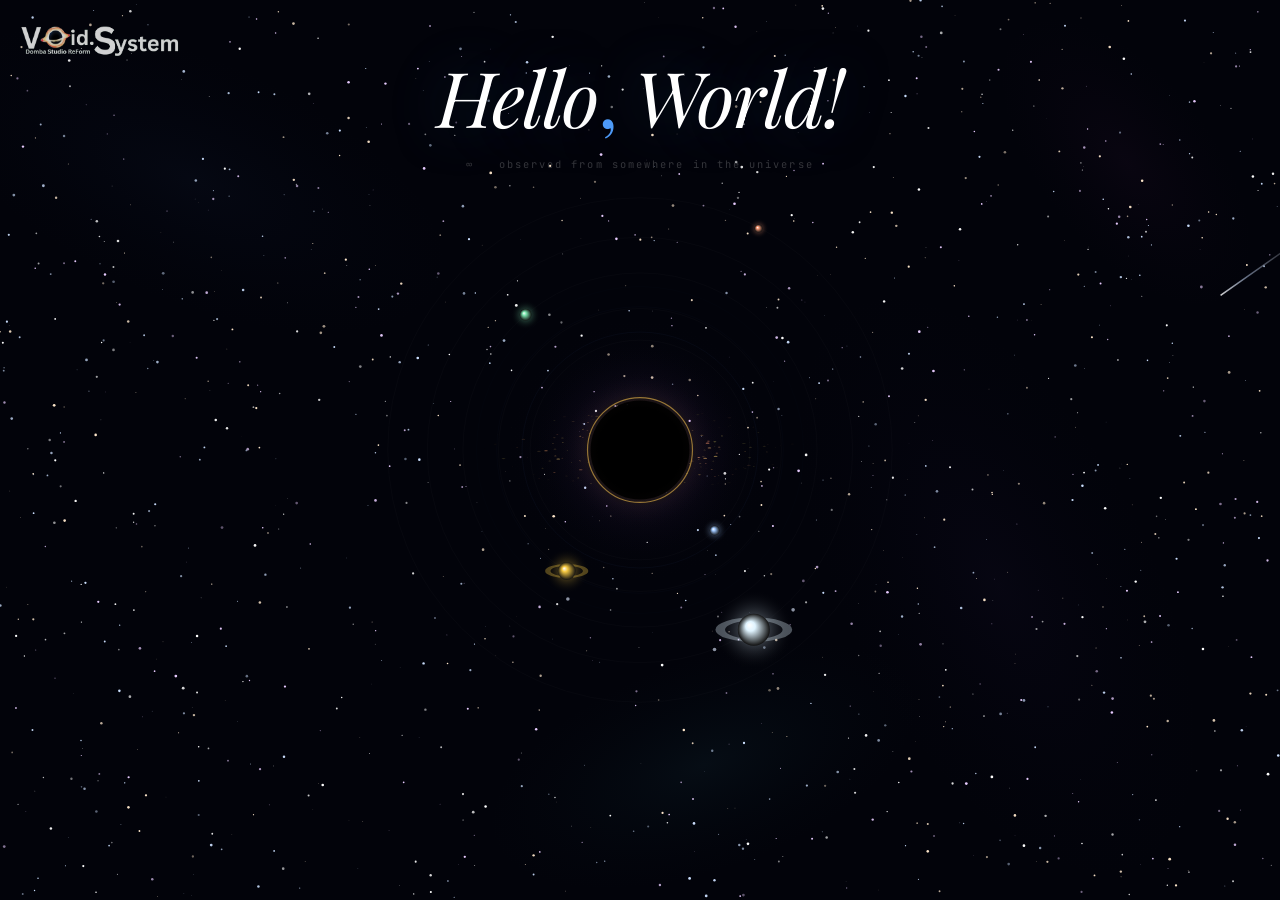
<file: index.html>
<!DOCTYPE html>
<html lang="en">
<head>
  <meta charset="UTF-8" />
  <meta name="viewport" content="width=device-width, initial-scale=1.0" />
  <title>Hello, World!</title>
  <link rel="preconnect" href="https://fonts.googleapis.com" />
  <link href="https://fonts.googleapis.com/css2?family=Playfair+Display:ital,wght@0,400;1,400&family=JetBrains+Mono:wght@400;500&display=swap" rel="stylesheet" />
  <link rel="stylesheet" href="style.css" />
</head>
<body>

  <canvas id="space"></canvas>

  <a class="site-logo" href="blog/index.html" aria-label="BlackHole">
    <img src="assets/logo.png" alt="Blog" />
  </a>

  <div id="greeting">
    <h1>Hello<span class="comma">,</span> World!</h1>
    <p class="sub">&#8734; &nbsp; observed from somewhere in the universe</p>
  </div>
  <audio loop>
    <source src="assets/audio.mp3" type="audio/mpeg">
    <source src="assets/audio.aac" type="audio/aac">
    <source src="assets/audio.m4a" type="audio/mp4">
    <source src="assets/audio.wav" type="audio/wav">
    <source src="assets/audio.flac" type="audio/flac">
    <source src="assets/audio.aiff" type="audio/aiff">
    <source src="assets/audio.wma" type="audio/x-ms-wma">
  </audio>
  <div id="formulas"></div>

  <script src="script.js"></script>
</body>
</html>
</file>
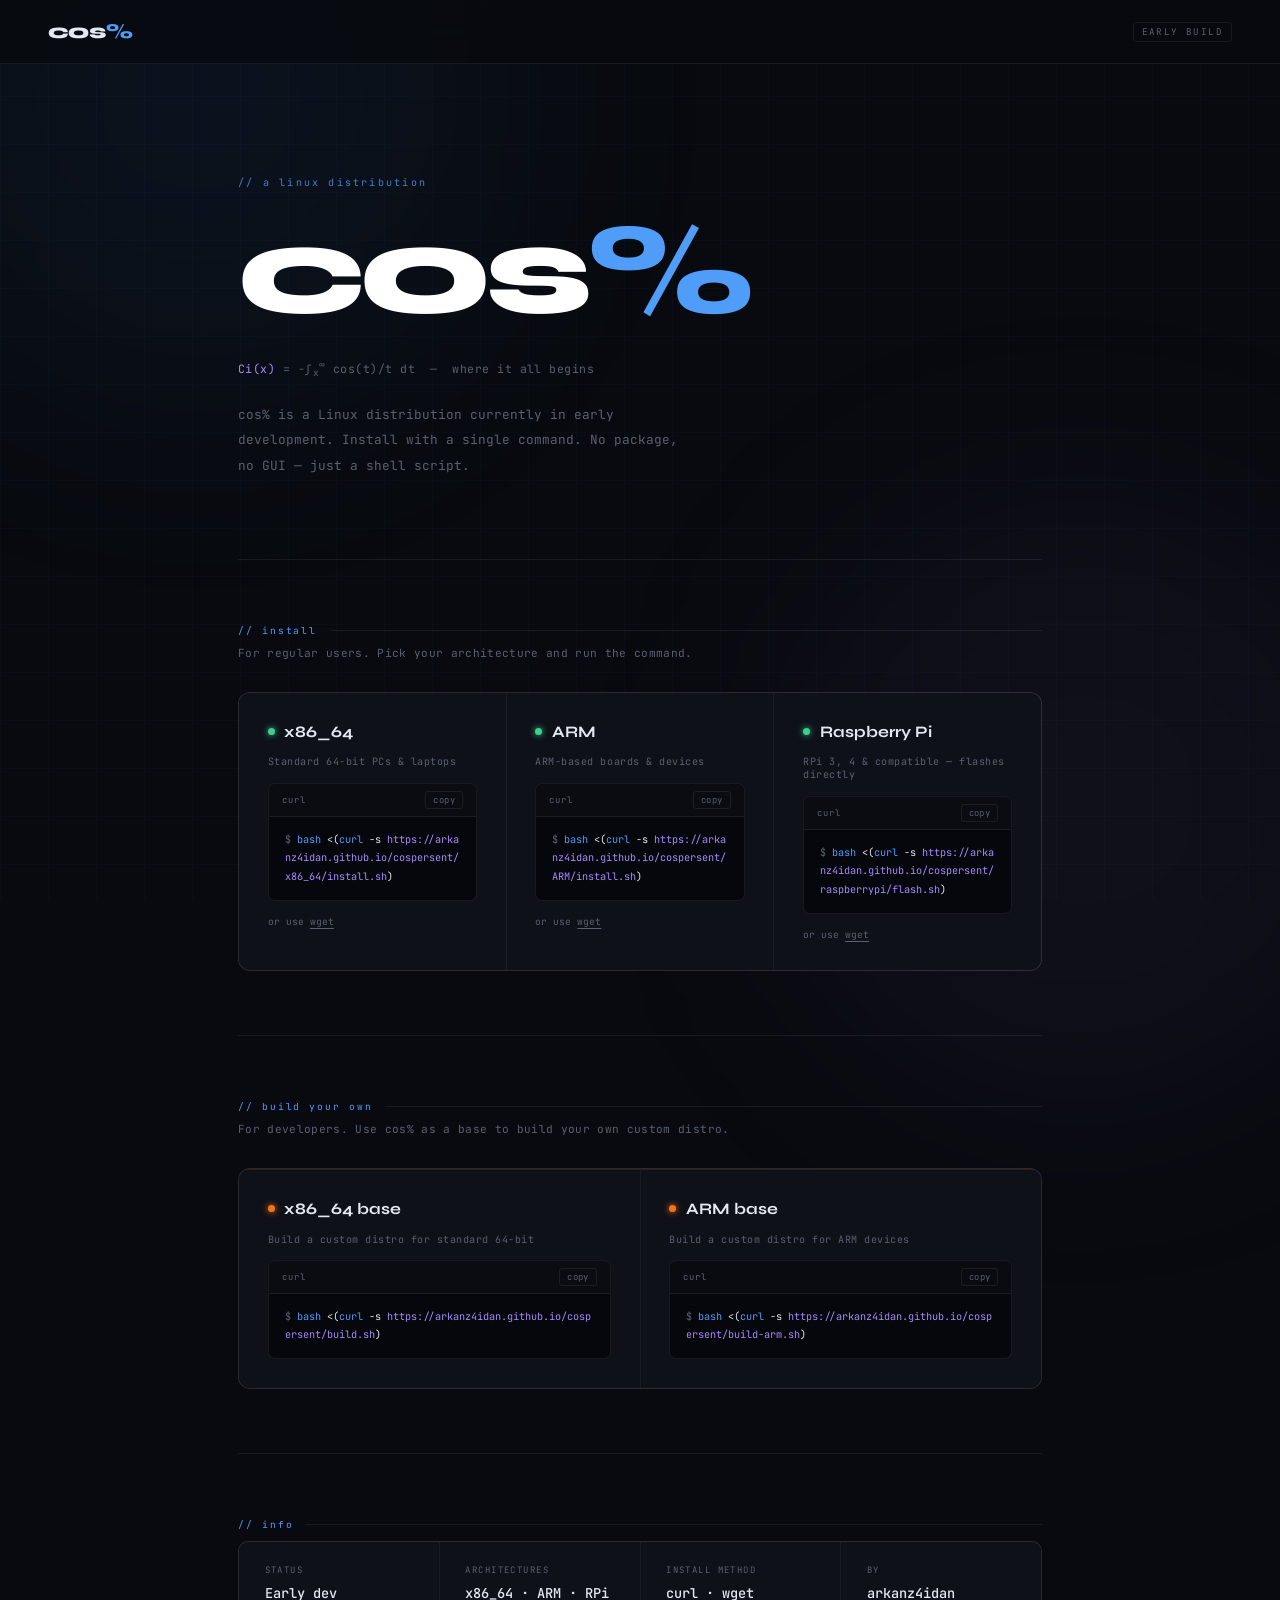
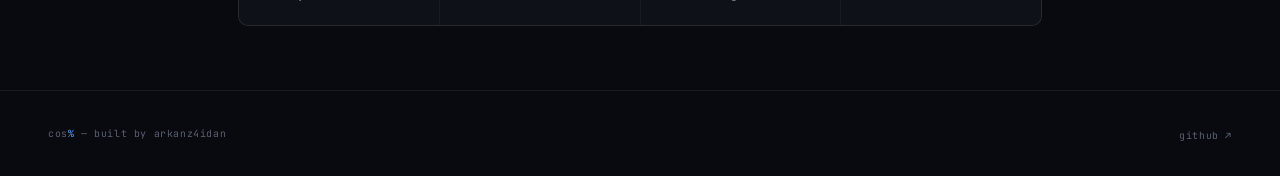
<file: cospersent/index.html>
<!DOCTYPE html>
<html lang="en">
<head>
  <meta charset="UTF-8" />
  <meta name="viewport" content="width=device-width, initial-scale=1.0" />
  <title>cos%</title>
  <link rel="preconnect" href="https://fonts.googleapis.com" />
  <link href="https://fonts.googleapis.com/css2?family=JetBrains+Mono:wght@300;400;500;700&family=Syne:wght@400;700;800&display=swap" rel="stylesheet" />
  <link rel="stylesheet" href="style.css" />
</head>
<body>

  <div class="blob blob-1"></div>
  <div class="blob blob-2"></div>

  <nav>
    <div class="nav-logo">cos<span>%</span></div>
    <div class="nav-tag">EARLY BUILD</div>
  </nav>

  <div class="wrap">

    <!-- HERO -->
    <section class="hero fade">
      <p class="hero-eyebrow">// a linux distribution</p>
      <h1 class="hero-title">cos<span class="pct">%</span></h1>
      <p class="hero-formula">
        <span class="ci">Ci(x)</span> = &minus;&int;<sub>x</sub><sup>&infin;</sup> cos(t)/t dt &nbsp;&mdash;&nbsp; where it all begins
      </p>
      <p class="hero-desc">
        cos% is a Linux distribution currently in early development.
        Install with a single command. No package, no GUI &mdash; just a shell script.
      </p>
    </section>

    <hr class="divider" />

    <!-- INSTALL -->
    <section class="section fade">
      <p class="section-label">// install</p>
      <p class="section-sub">For regular users. Pick your architecture and run the command.</p>

      <div class="arch-grid">

        <!-- x86_64 -->
        <div class="arch-card">
          <div class="arch-name"><span class="arch-dot"></span> x86_64</div>
          <p class="arch-target">Standard 64-bit PCs &amp; laptops</p>
          <div class="cmd-block">
            <div class="cmd-bar">
              <span class="cmd-type">curl</span>
              <button class="copy-btn" data-cmd="bash <(curl -s https://arkanz4idan.github.io/cospersent/x86_64/install.sh)">copy</button>
            </div>
            <div class="cmd-code">
              <span class="dollar">$ </span><span class="hl-cmd">bash</span> &lt;(<span class="hl-cmd">curl</span> -s <span class="hl-url">https://arkanz4idan.github.io/cospersent/x86_64/install.sh</span>)
            </div>
          </div>
          <p class="also">or use <a class="wget-toggle">wget</a></p>
          <div class="wget-block cmd-block">
            <div class="cmd-bar">
              <span class="cmd-type">wget</span>
              <button class="copy-btn" data-cmd="bash <(wget -qO- https://arkanz4idan.github.io/cospersent/x86_64/install.sh)">copy</button>
            </div>
            <div class="cmd-code">
              <span class="dollar">$ </span><span class="hl-cmd">bash</span> &lt;(<span class="hl-cmd">wget</span> -qO- <span class="hl-url">https://arkanz4idan.github.io/cospersent/x86_64/install.sh</span>)
            </div>
          </div>
        </div>

        <!-- ARM -->
        <div class="arch-card">
          <div class="arch-name"><span class="arch-dot"></span> ARM</div>
          <p class="arch-target">ARM-based boards &amp; devices</p>
          <div class="cmd-block">
            <div class="cmd-bar">
              <span class="cmd-type">curl</span>
              <button class="copy-btn" data-cmd="bash <(curl -s https://arkanz4idan.github.io/cospersent/ARM/install.sh)">copy</button>
            </div>
            <div class="cmd-code">
              <span class="dollar">$ </span><span class="hl-cmd">bash</span> &lt;(<span class="hl-cmd">curl</span> -s <span class="hl-url">https://arkanz4idan.github.io/cospersent/ARM/install.sh</span>)
            </div>
          </div>
          <p class="also">or use <a class="wget-toggle">wget</a></p>
          <div class="wget-block cmd-block">
            <div class="cmd-bar">
              <span class="cmd-type">wget</span>
              <button class="copy-btn" data-cmd="bash <(wget -qO- https://arkanz4idan.github.io/cospersent/ARM/install.sh)">copy</button>
            </div>
            <div class="cmd-code">
              <span class="dollar">$ </span><span class="hl-cmd">bash</span> &lt;(<span class="hl-cmd">wget</span> -qO- <span class="hl-url">https://arkanz4idan.github.io/cospersent/ARM/install.sh</span>)
            </div>
          </div>
        </div>

        <!-- Raspberry Pi -->
        <div class="arch-card">
          <div class="arch-name"><span class="arch-dot"></span> Raspberry Pi</div>
          <p class="arch-target">RPi 3, 4 &amp; compatible — flashes directly</p>
          <div class="cmd-block">
            <div class="cmd-bar">
              <span class="cmd-type">curl</span>
              <button class="copy-btn" data-cmd="bash <(curl -s https://arkanz4idan.github.io/cospersent/raspberrypi/flash.sh)">copy</button>
            </div>
            <div class="cmd-code">
              <span class="dollar">$ </span><span class="hl-cmd">bash</span> &lt;(<span class="hl-cmd">curl</span> -s <span class="hl-url">https://arkanz4idan.github.io/cospersent/raspberrypi/flash.sh</span>)
            </div>
          </div>
          <p class="also">or use <a class="wget-toggle">wget</a></p>
          <div class="wget-block cmd-block">
            <div class="cmd-bar">
              <span class="cmd-type">wget</span>
              <button class="copy-btn" data-cmd="bash <(wget -qO- https://arkanz4idan.github.io/cospersent/raspberrypi/flash.sh)">copy</button>
            </div>
            <div class="cmd-code">
              <span class="dollar">$ </span><span class="hl-cmd">bash</span> &lt;(<span class="hl-cmd">wget</span> -qO- <span class="hl-url">https://arkanz4idan.github.io/cospersent/raspberrypi/flash.sh</span>)
            </div>
          </div>
        </div>

      </div>
    </section>

    <hr class="divider" />

    <!-- BUILD -->
    <section class="section fade">
      <p class="section-label">// build your own</p>
      <p class="section-sub">For developers. Use cos% as a base to build your own custom distro.</p>

      <div class="arch-grid">

        <!-- build x86_64 -->
        <div class="arch-card dev">
          <div class="arch-name"><span class="arch-dot dev-dot"></span> x86_64 base</div>
          <p class="arch-target">Build a custom distro for standard 64-bit</p>
          <div class="cmd-block">
            <div class="cmd-bar">
              <span class="cmd-type">curl</span>
              <button class="copy-btn" data-cmd="bash <(curl -s https://arkanz4idan.github.io/cospersent/build.sh)">copy</button>
            </div>
            <div class="cmd-code">
              <span class="dollar">$ </span><span class="hl-cmd">bash</span> &lt;(<span class="hl-cmd">curl</span> -s <span class="hl-url">https://arkanz4idan.github.io/cospersent/build.sh</span>)
            </div>
          </div>
        </div>

        <!-- build ARM -->
        <div class="arch-card dev">
          <div class="arch-name"><span class="arch-dot dev-dot"></span> ARM base</div>
          <p class="arch-target">Build a custom distro for ARM devices</p>
          <div class="cmd-block">
            <div class="cmd-bar">
              <span class="cmd-type">curl</span>
              <button class="copy-btn" data-cmd="bash <(curl -s https://arkanz4idan.github.io/cospersent/build-arm.sh)">copy</button>
            </div>
            <div class="cmd-code">
              <span class="dollar">$ </span><span class="hl-cmd">bash</span> &lt;(<span class="hl-cmd">curl</span> -s <span class="hl-url">https://arkanz4idan.github.io/cospersent/build-arm.sh</span>)
            </div>
          </div>
        </div>

      </div>
    </section>

    <hr class="divider" />

    <!-- INFO -->
    <section class="section fade">
      <p class="section-label">// info</p>
      <div class="info-strip">
        <div class="info-cell">
          <p class="info-key">STATUS</p>
          <p class="info-val">Early dev</p>
        </div>
        <div class="info-cell">
          <p class="info-key">ARCHITECTURES</p>
          <p class="info-val">x86_64 · ARM · RPi</p>
        </div>
        <div class="info-cell">
          <p class="info-key">INSTALL METHOD</p>
          <p class="info-val">curl · wget</p>
        </div>
        <div class="info-cell">
          <p class="info-key">BY</p>
          <p class="info-val">arkanz4idan</p>
        </div>
      </div>
    </section>

  </div>

  <footer>
    <div class="footer-left">cos<span>%</span> &mdash; built by arkanz4idan</div>
    <div class="footer-right">
      <a href="https://github.com/arkanz4idan" target="_blank">github ↗</a>
    </div>
  </footer>

  <script src="script.js"></script>
</body>
</html>
</file>
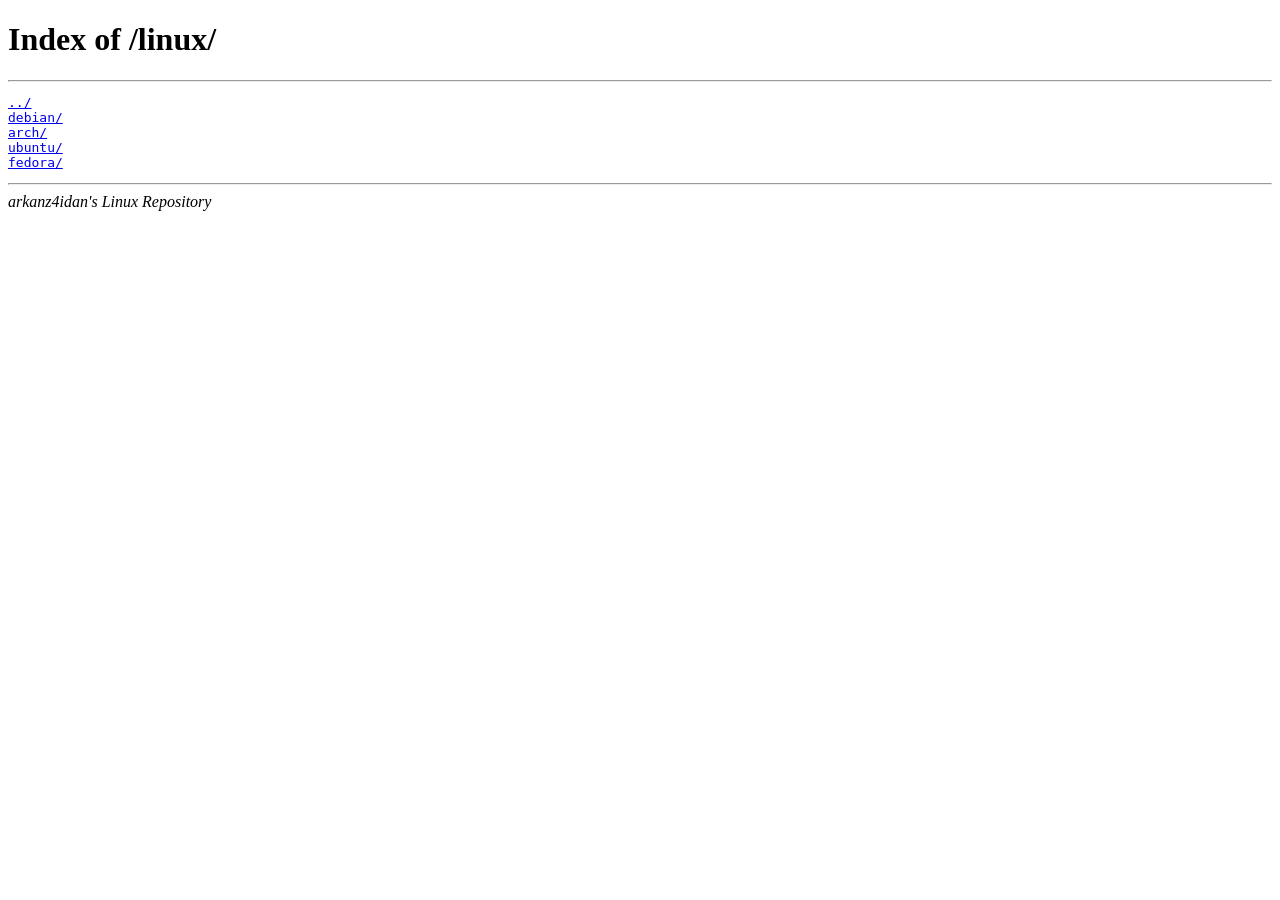
<file: linux/index.html>
<!DOCTYPE html>
<html lang="en">
<head>
<meta charset="UTF-8">
<title>Index of /linux/</title>
</head>
<body>
<h1>Index of /linux/</h1>
<hr>
<pre>
<a href="../">../</a>
<a href="debian/">debian/</a>
<a href="arch/">arch/</a>
<a href="ubuntu/">ubuntu/</a>
<a href="fedora/">fedora/</a>
</pre>
<hr>
<address>arkanz4idan's Linux Repository</address>
</body>
</html>
</file>
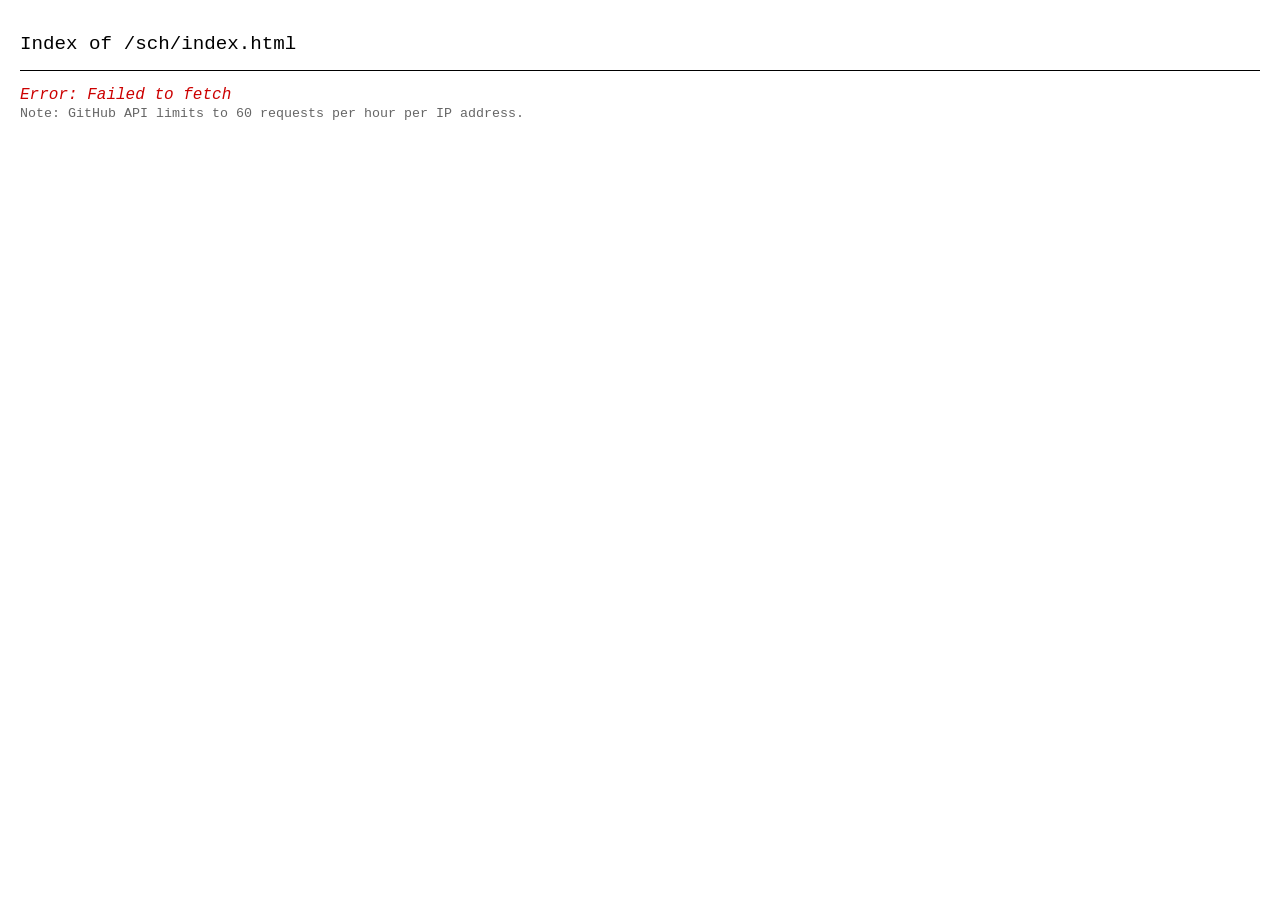
<file: sch/index.html>
<!DOCTYPE html>
<html lang="en">
<head>
    <meta charset="UTF-8">
    <meta name="viewport" content="width=device-width, initial-scale=1.0">
    <title>Index of /sch/</title>
    <!-- Absolute paths to ensure it works in any subfolder -->
    <link rel="stylesheet" href="style.css">
</head>
<body>
    <h1 id="page-title">Index of ...</h1>
    <div class="separator"></div>
    <div id="content">
        <span class="loading">Loading directory contents...</span>
    </div>

    <!-- Absolute path to the script -->
    <script src="script.js"></script>
</body>
</html>
</file>
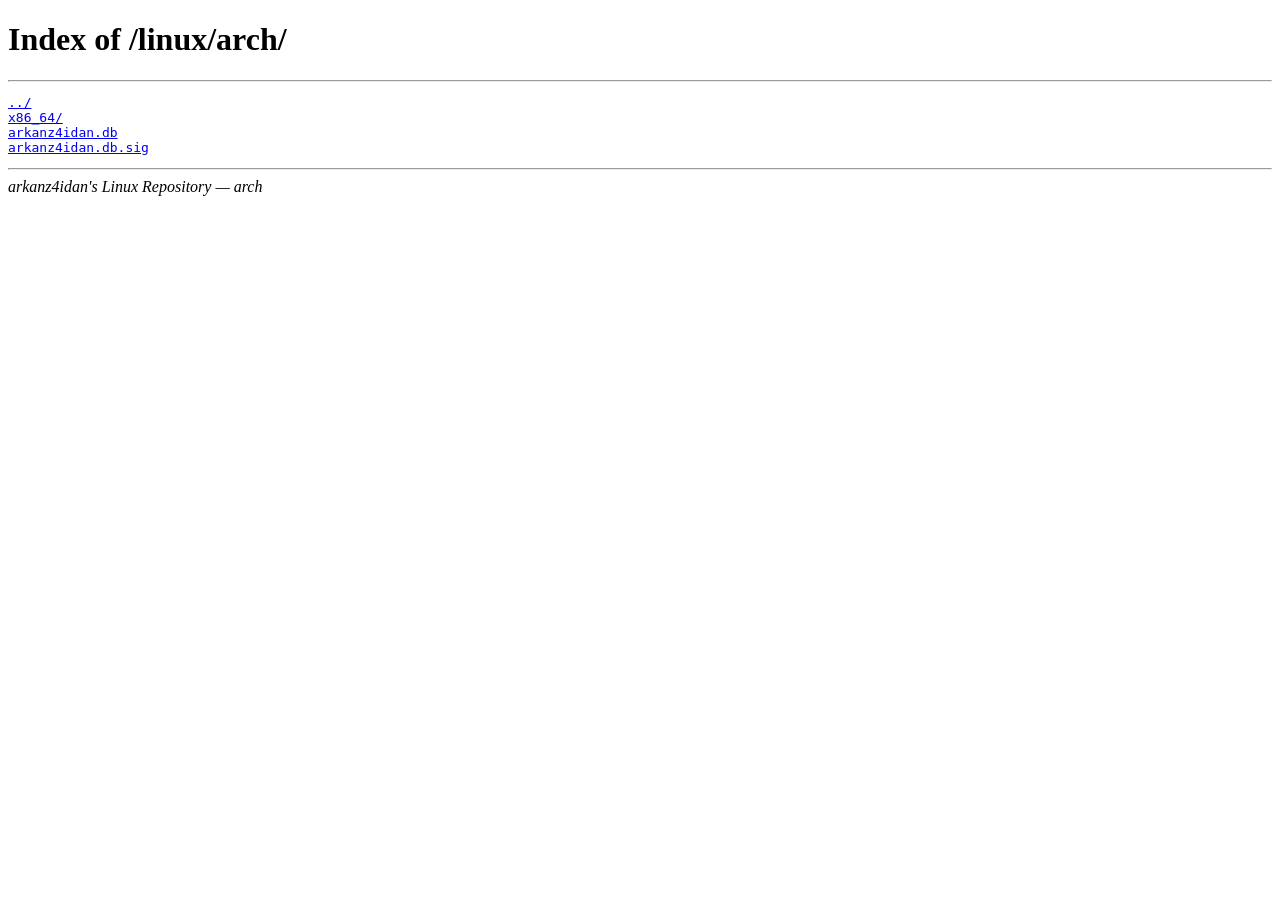
<file: linux/arch/index.html>
<!DOCTYPE html>
<html lang="en">
<head>
<meta charset="UTF-8">
<title>Index of /linux/arch/</title>
</head>
<body>
<h1>Index of /linux/arch/</h1>
<hr>
<pre>
<a href="../">../</a>
<a href="x86_64/">x86_64/</a>
<a href="arkanz4idan.db">arkanz4idan.db</a>
<a href="arkanz4idan.db.sig">arkanz4idan.db.sig</a>
</pre>
<hr>
<address>arkanz4idan's Linux Repository — arch</address>
</body>
</html>
</file>
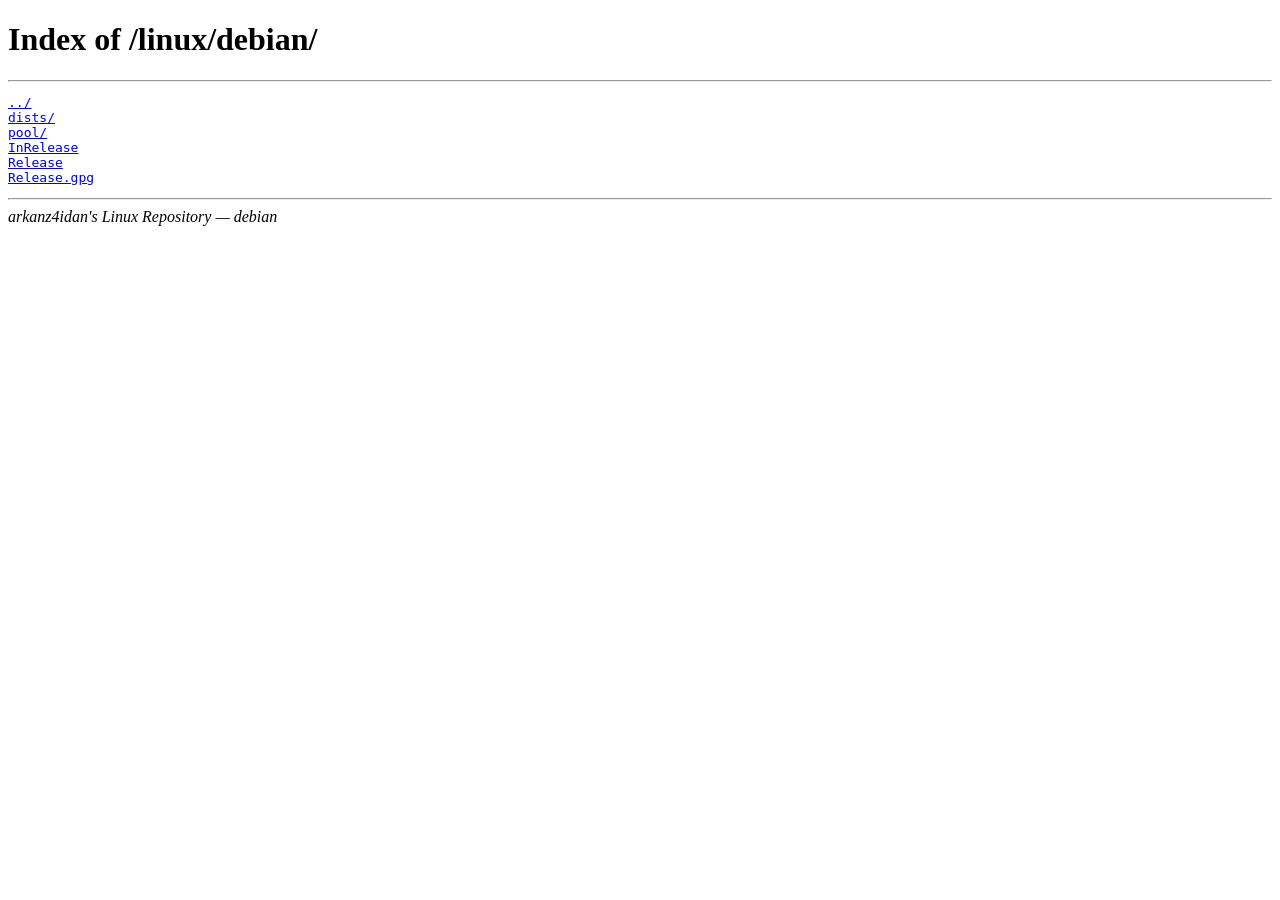
<file: linux/debian/index.html>
<!DOCTYPE html>
<html lang="en">
<head>
<meta charset="UTF-8">
<title>Index of /linux/debian/</title>
</head>
<body>
<h1>Index of /linux/debian/</h1>
<hr>
<pre>
<a href="../">../</a>
<a href="dists/">dists/</a>
<a href="pool/">pool/</a>
<a href="InRelease">InRelease</a>
<a href="Release">Release</a>
<a href="Release.gpg">Release.gpg</a>
</pre>
<hr>
<address>arkanz4idan's Linux Repository — debian</address>
</body>
</html>
</file>
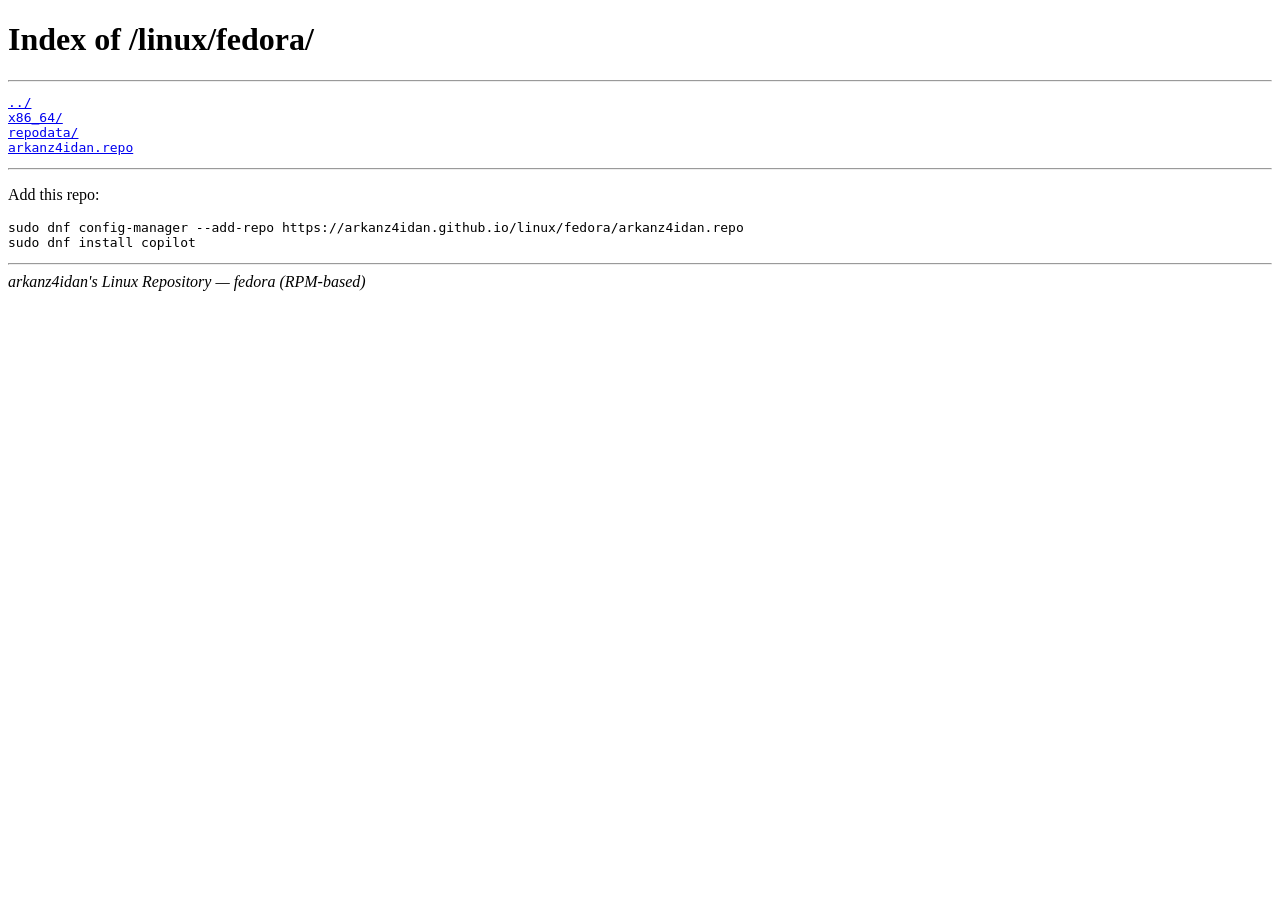
<file: linux/fedora/index.html>
<!DOCTYPE html>
<html lang="en">
<head>
<meta charset="UTF-8">
<title>Index of /linux/fedora/</title>
</head>
<body>
<h1>Index of /linux/fedora/</h1>
<hr>
<pre>
<a href="../">../</a>
<a href="x86_64/">x86_64/</a>
<a href="repodata/">repodata/</a>
<a href="arkanz4idan.repo">arkanz4idan.repo</a>
</pre>
<hr>
<p>Add this repo:</p>
<pre>
sudo dnf config-manager --add-repo https://arkanz4idan.github.io/linux/fedora/arkanz4idan.repo
sudo dnf install copilot
</pre>
<hr>
<address>arkanz4idan's Linux Repository — fedora (RPM-based)</address>
</body>
</html>
</file>
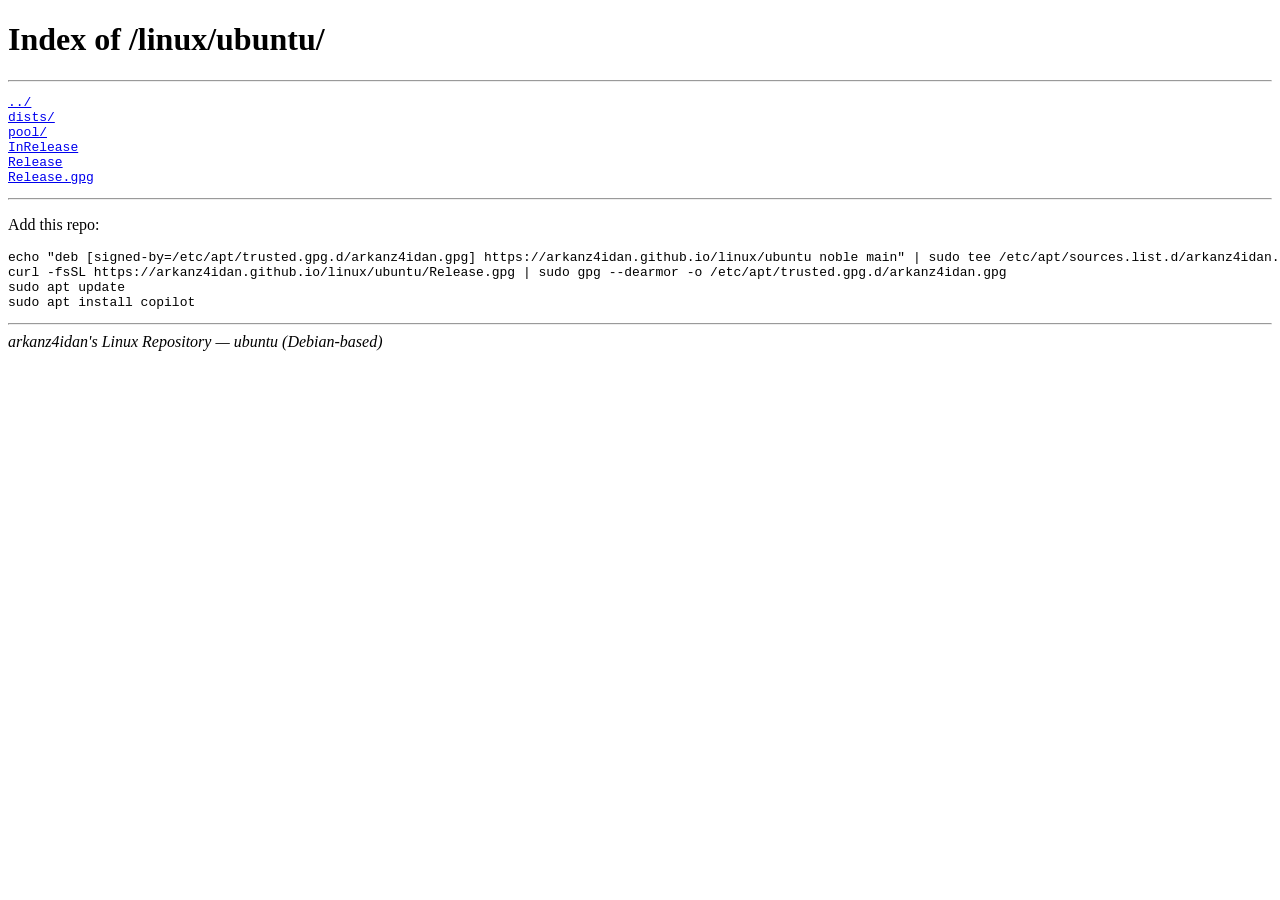
<file: linux/ubuntu/index.html>
<!DOCTYPE html>
<html lang="en">
<head>
<meta charset="UTF-8">
<title>Index of /linux/ubuntu/</title>
</head>
<body>
<h1>Index of /linux/ubuntu/</h1>
<hr>
<pre>
<a href="../">../</a>
<a href="dists/">dists/</a>
<a href="pool/">pool/</a>
<a href="InRelease">InRelease</a>
<a href="Release">Release</a>
<a href="Release.gpg">Release.gpg</a>
</pre>
<hr>
<p>Add this repo:</p>
<pre>
echo "deb [signed-by=/etc/apt/trusted.gpg.d/arkanz4idan.gpg] https://arkanz4idan.github.io/linux/ubuntu noble main" | sudo tee /etc/apt/sources.list.d/arkanz4idan.list
curl -fsSL https://arkanz4idan.github.io/linux/ubuntu/Release.gpg | sudo gpg --dearmor -o /etc/apt/trusted.gpg.d/arkanz4idan.gpg
sudo apt update
sudo apt install copilot
</pre>
<hr>
<address>arkanz4idan's Linux Repository — ubuntu (Debian-based)</address>
</body>
</html>
</file>
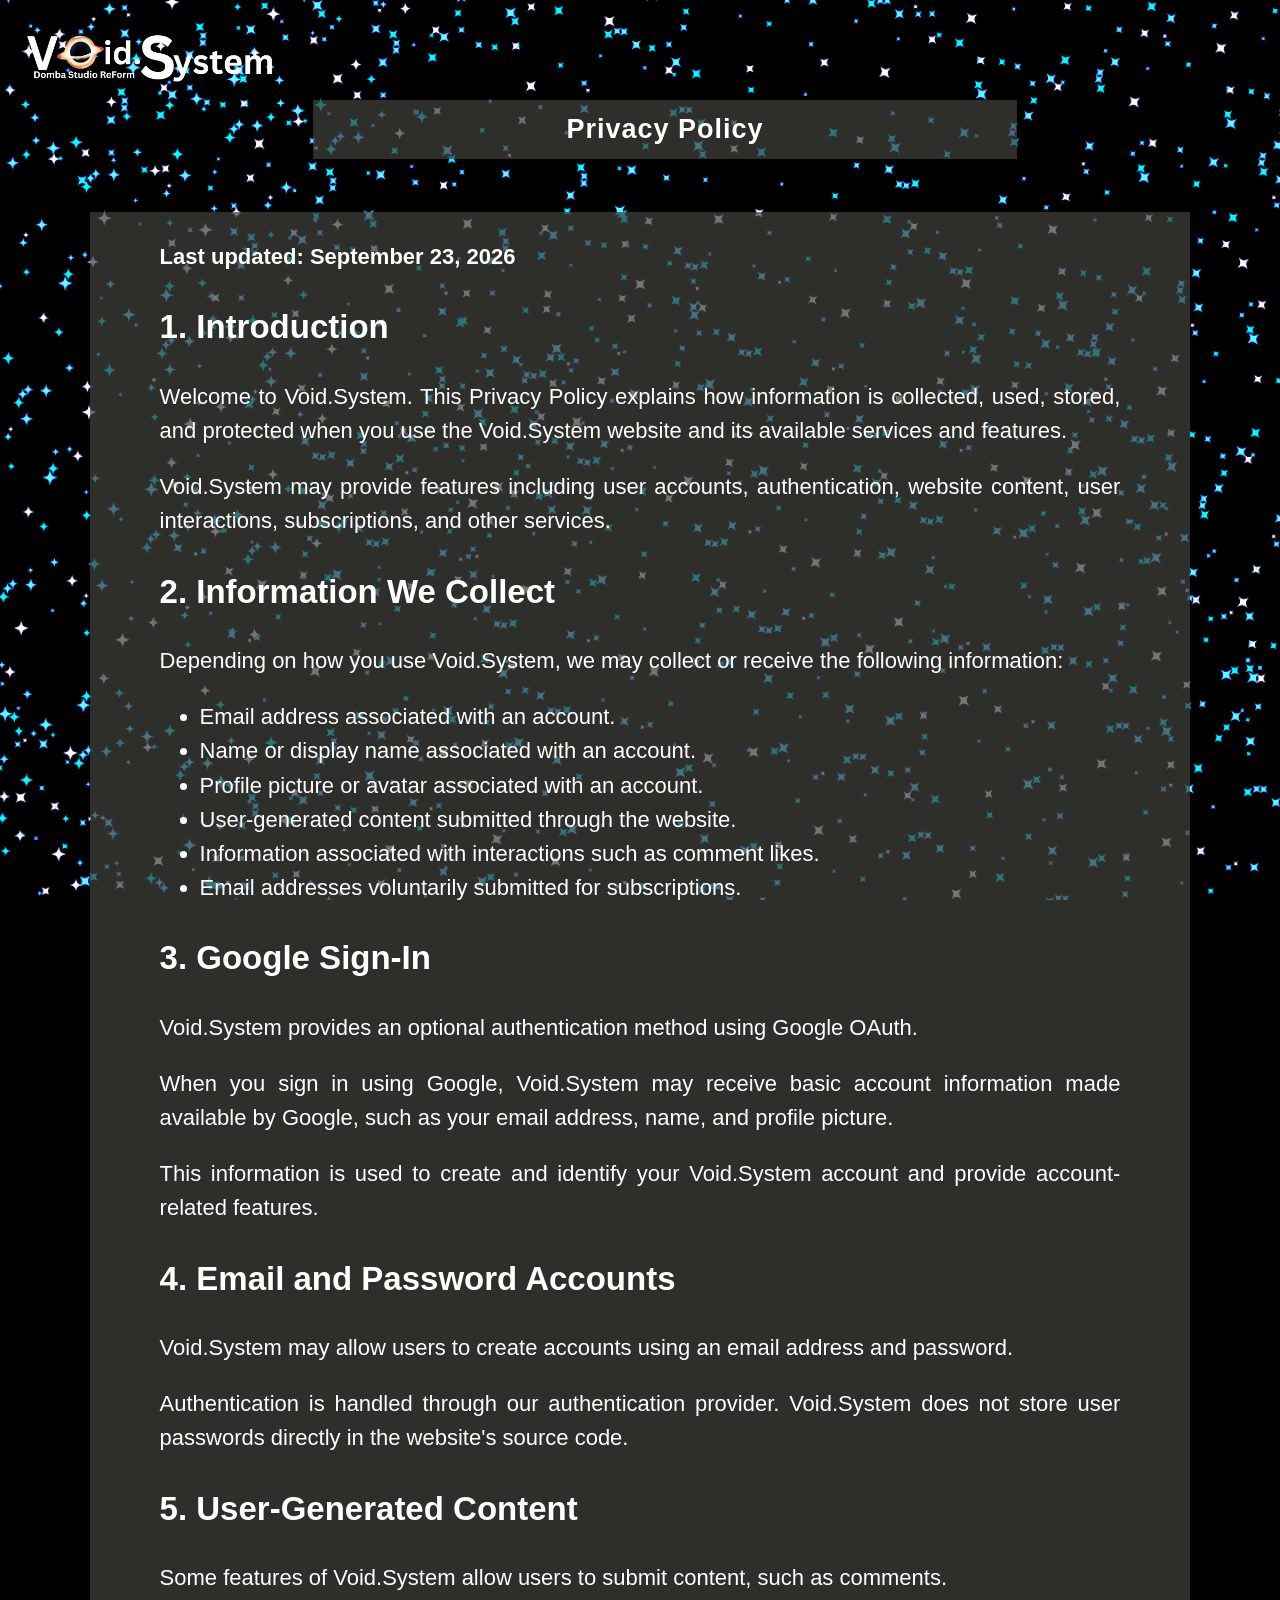
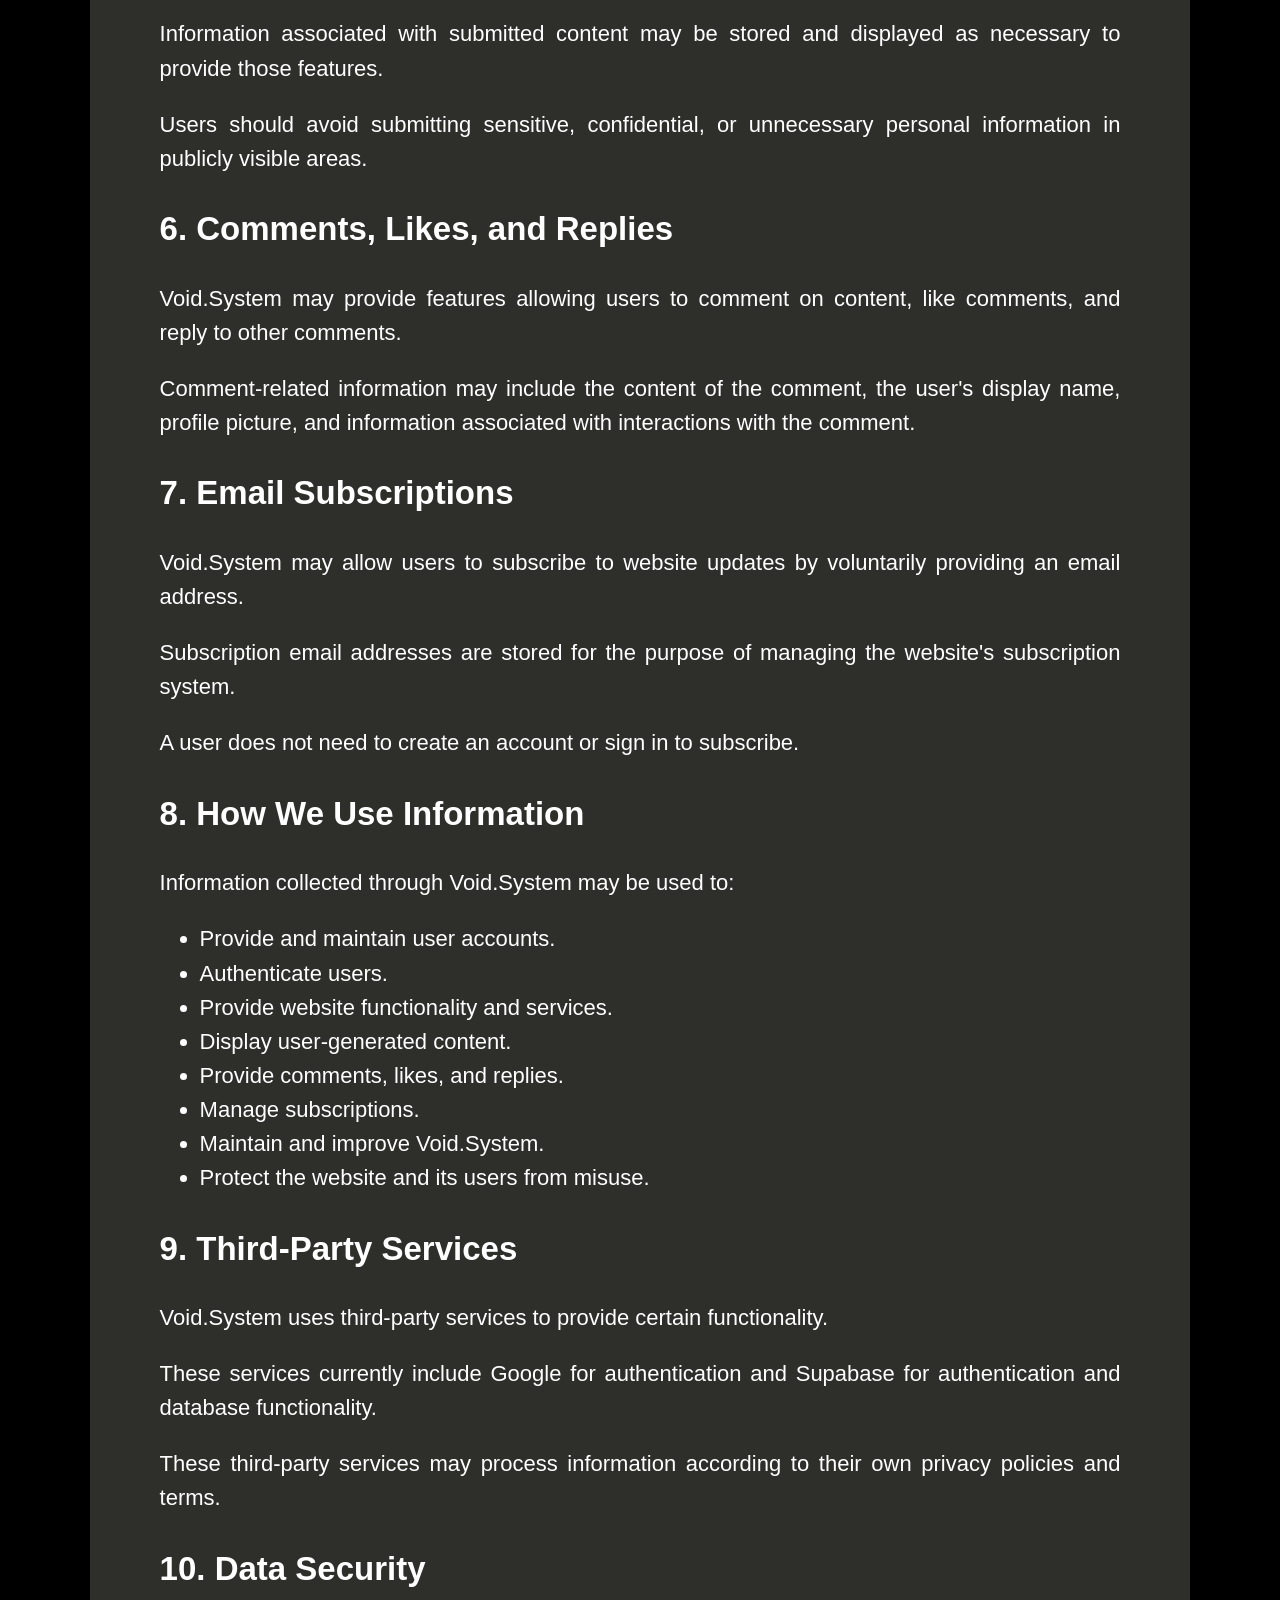
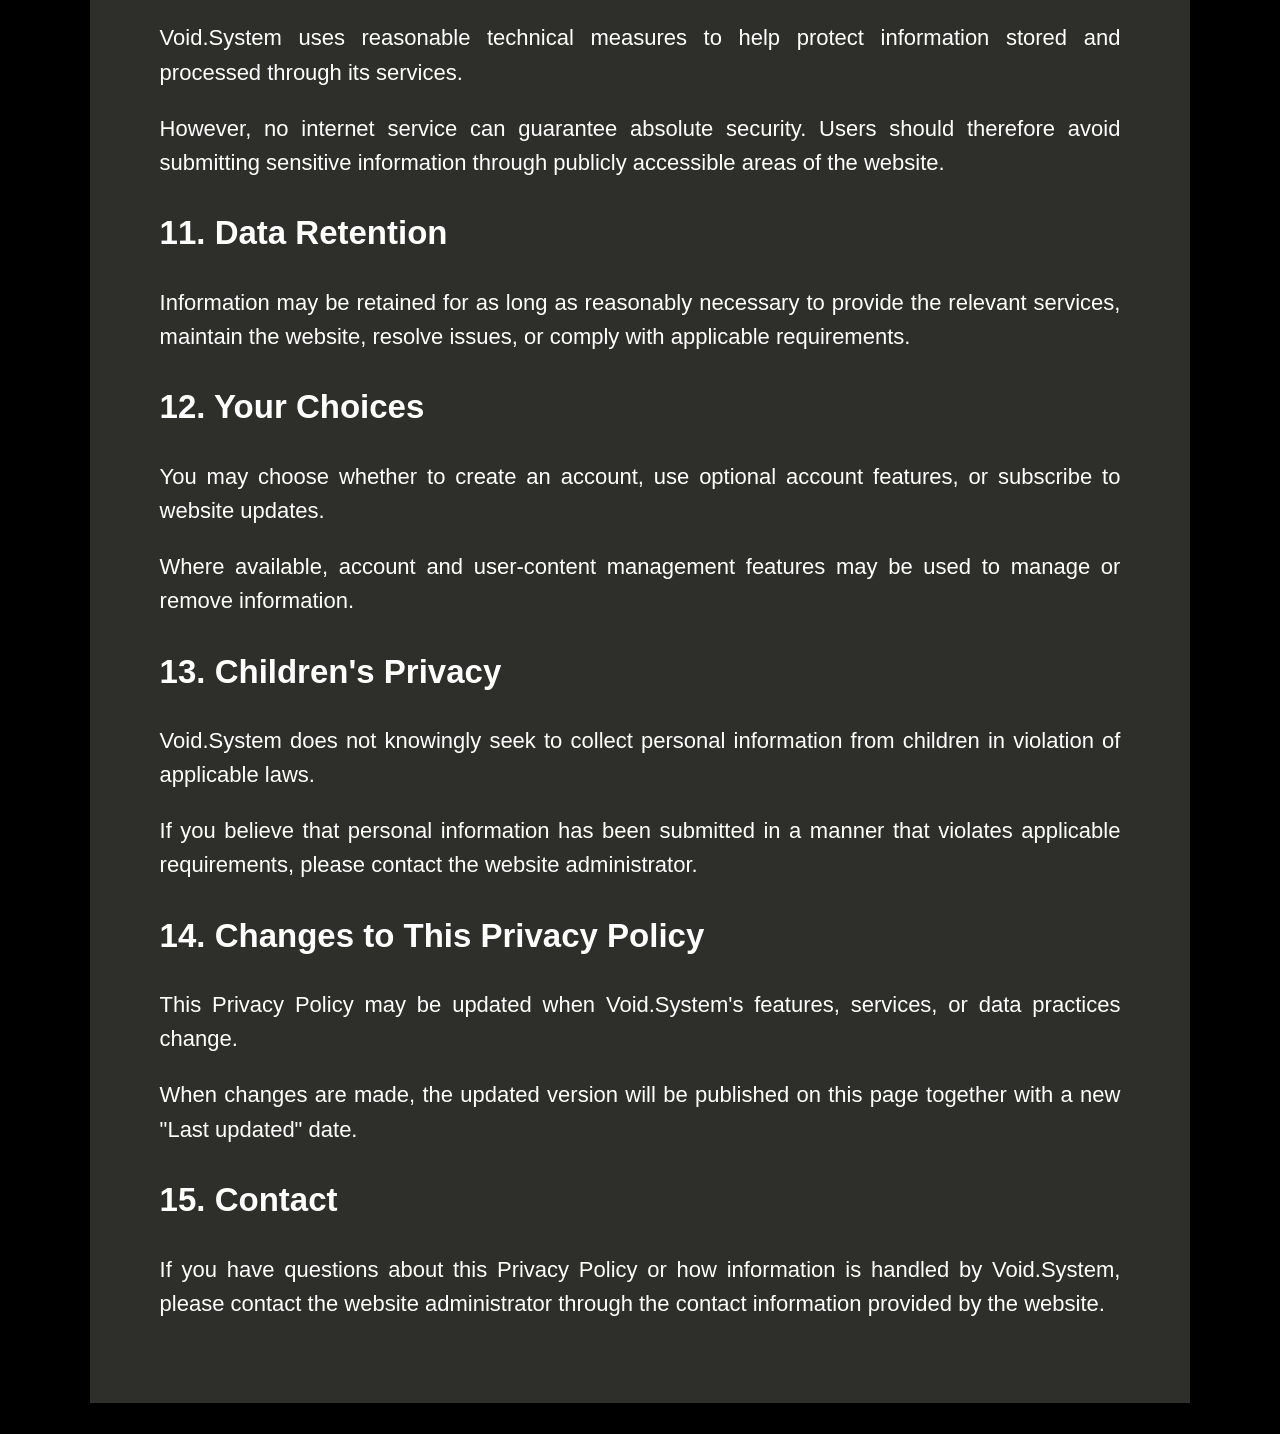
<file: user/privacy.html>
<!DOCTYPE html>
<html lang="en">
<head>
    <meta charset="UTF-8">
    <meta name="viewport" content="width=device-width, initial-scale=1.0">

    <title>Privacy Policy - Void.System</title>

    <link rel="stylesheet" href="../blog/style.css">
</head>

<body>

    <!-- Background -->
    <div class="background"></div>

    <!-- Main site logo -->
    <a class="logo" href="../">
        <img src="../assets/logo.png" alt="VoidSystem">
    </a>

    <!-- Privacy Policy title -->
    <header class="blog-header">
        <h1 id="page-title">Privacy Policy</h1>
    </header>

    <!-- Privacy Policy content -->
    <main class="blog-container">
        <article class="blog-content" id="content">

            <p>
                <strong>Last updated: September 23, 2026</strong>
            </p>

            <h2>1. Introduction</h2>

            <p>
                Welcome to Void.System. This Privacy Policy explains how
                information is collected, used, stored, and protected when
                you use the Void.System website and its available services
                and features.
            </p>

            <p>
                Void.System may provide features including user accounts,
                authentication, website content, user interactions,
                subscriptions, and other services.
            </p>


            <h2>2. Information We Collect</h2>

            <p>
                Depending on how you use Void.System, we may collect or
                receive the following information:
            </p>

            <ul>
                <li>Email address associated with an account.</li>
                <li>Name or display name associated with an account.</li>
                <li>Profile picture or avatar associated with an account.</li>
                <li>User-generated content submitted through the website.</li>
                <li>Information associated with interactions such as comment likes.</li>
                <li>Email addresses voluntarily submitted for subscriptions.</li>
            </ul>


            <h2>3. Google Sign-In</h2>

            <p>
                Void.System provides an optional authentication method using
                Google OAuth.
            </p>

            <p>
                When you sign in using Google, Void.System may receive basic
                account information made available by Google, such as your
                email address, name, and profile picture.
            </p>

            <p>
                This information is used to create and identify your
                Void.System account and provide account-related features.
            </p>


            <h2>4. Email and Password Accounts</h2>

            <p>
                Void.System may allow users to create accounts using an
                email address and password.
            </p>

            <p>
                Authentication is handled through our authentication
                provider. Void.System does not store user passwords directly
                in the website's source code.
            </p>


            <h2>5. User-Generated Content</h2>

            <p>
                Some features of Void.System allow users to submit content,
                such as comments.
            </p>

            <p>
                Information associated with submitted content may be stored
                and displayed as necessary to provide those features.
            </p>

            <p>
                Users should avoid submitting sensitive, confidential, or
                unnecessary personal information in publicly visible areas.
            </p>


            <h2>6. Comments, Likes, and Replies</h2>

            <p>
                Void.System may provide features allowing users to comment
                on content, like comments, and reply to other comments.
            </p>

            <p>
                Comment-related information may include the content of the
                comment, the user's display name, profile picture, and
                information associated with interactions with the comment.
            </p>


            <h2>7. Email Subscriptions</h2>

            <p>
                Void.System may allow users to subscribe to website updates
                by voluntarily providing an email address.
            </p>

            <p>
                Subscription email addresses are stored for the purpose of
                managing the website's subscription system.
            </p>

            <p>
                A user does not need to create an account or sign in to
                subscribe.
            </p>


            <h2>8. How We Use Information</h2>

            <p>
                Information collected through Void.System may be used to:
            </p>

            <ul>
                <li>Provide and maintain user accounts.</li>
                <li>Authenticate users.</li>
                <li>Provide website functionality and services.</li>
                <li>Display user-generated content.</li>
                <li>Provide comments, likes, and replies.</li>
                <li>Manage subscriptions.</li>
                <li>Maintain and improve Void.System.</li>
                <li>Protect the website and its users from misuse.</li>
            </ul>


            <h2>9. Third-Party Services</h2>

            <p>
                Void.System uses third-party services to provide certain
                functionality.
            </p>

            <p>
                These services currently include Google for authentication
                and Supabase for authentication and database functionality.
            </p>

            <p>
                These third-party services may process information according
                to their own privacy policies and terms.
            </p>


            <h2>10. Data Security</h2>

            <p>
                Void.System uses reasonable technical measures to help
                protect information stored and processed through its
                services.
            </p>

            <p>
                However, no internet service can guarantee absolute security.
                Users should therefore avoid submitting sensitive information
                through publicly accessible areas of the website.
            </p>


            <h2>11. Data Retention</h2>

            <p>
                Information may be retained for as long as reasonably
                necessary to provide the relevant services, maintain the
                website, resolve issues, or comply with applicable
                requirements.
            </p>


            <h2>12. Your Choices</h2>

            <p>
                You may choose whether to create an account, use optional
                account features, or subscribe to website updates.
            </p>

            <p>
                Where available, account and user-content management
                features may be used to manage or remove information.
            </p>


            <h2>13. Children's Privacy</h2>

            <p>
                Void.System does not knowingly seek to collect personal
                information from children in violation of applicable laws.
            </p>

            <p>
                If you believe that personal information has been submitted
                in a manner that violates applicable requirements, please
                contact the website administrator.
            </p>


            <h2>14. Changes to This Privacy Policy</h2>

            <p>
                This Privacy Policy may be updated when Void.System's
                features, services, or data practices change.
            </p>

            <p>
                When changes are made, the updated version will be published
                on this page together with a new "Last updated" date.
            </p>


            <h2>15. Contact</h2>

            <p>
                If you have questions about this Privacy Policy or how
                information is handled by Void.System, please contact the
                website administrator through the contact information
                provided by the website.
            </p>

        </article>
    </main>

</body>
</html>
</file>
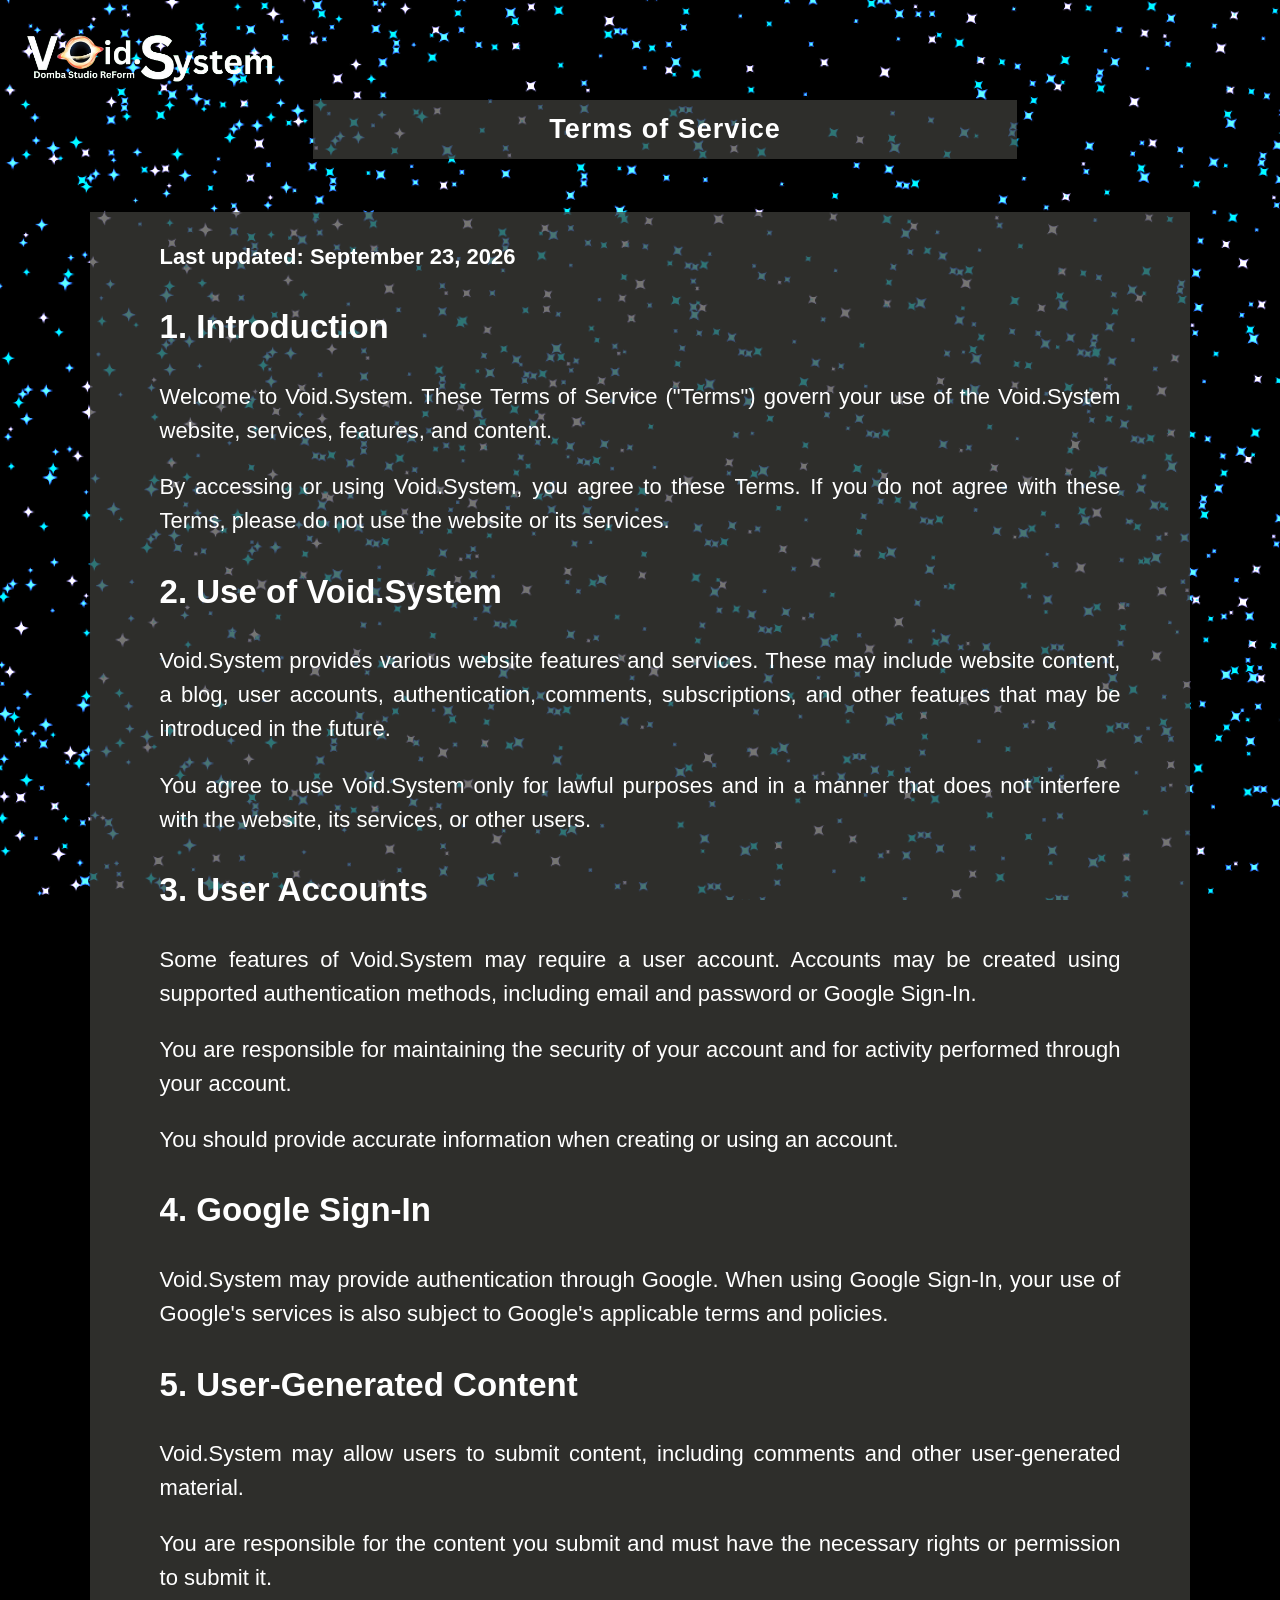
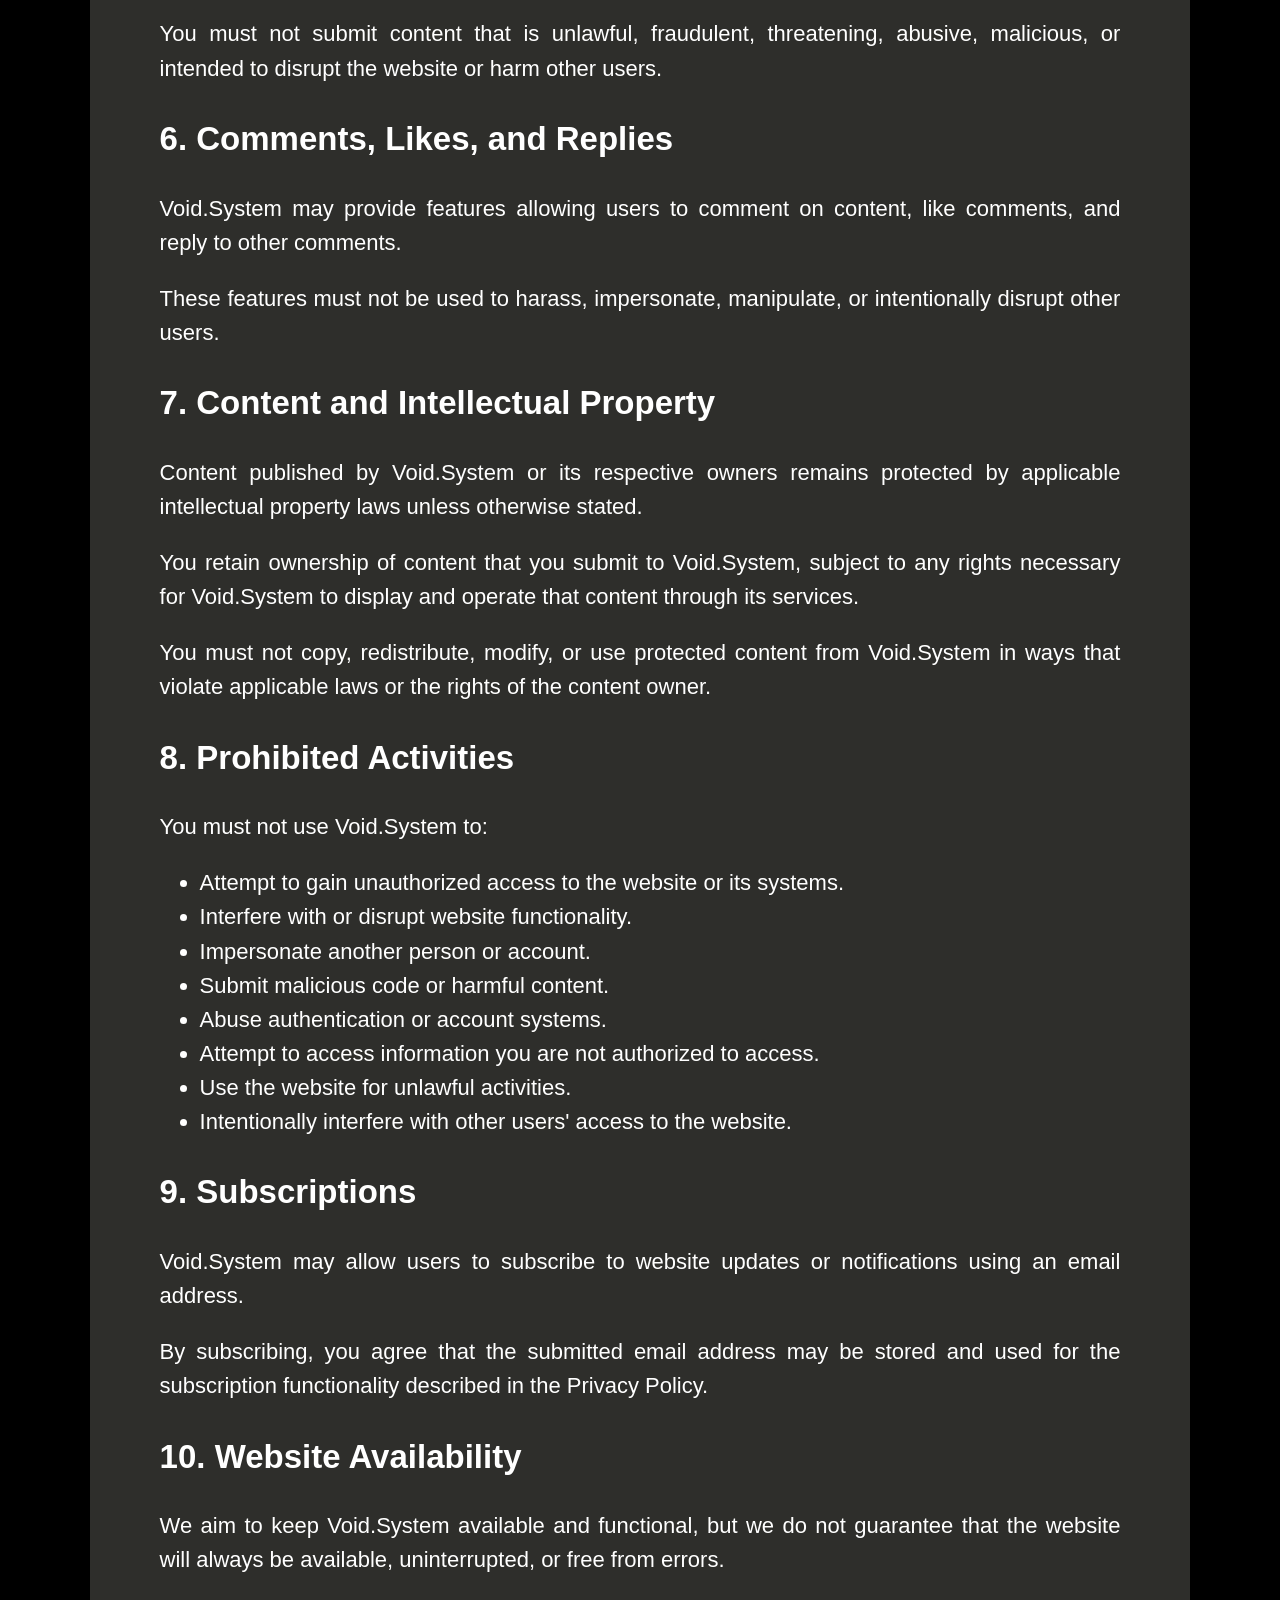
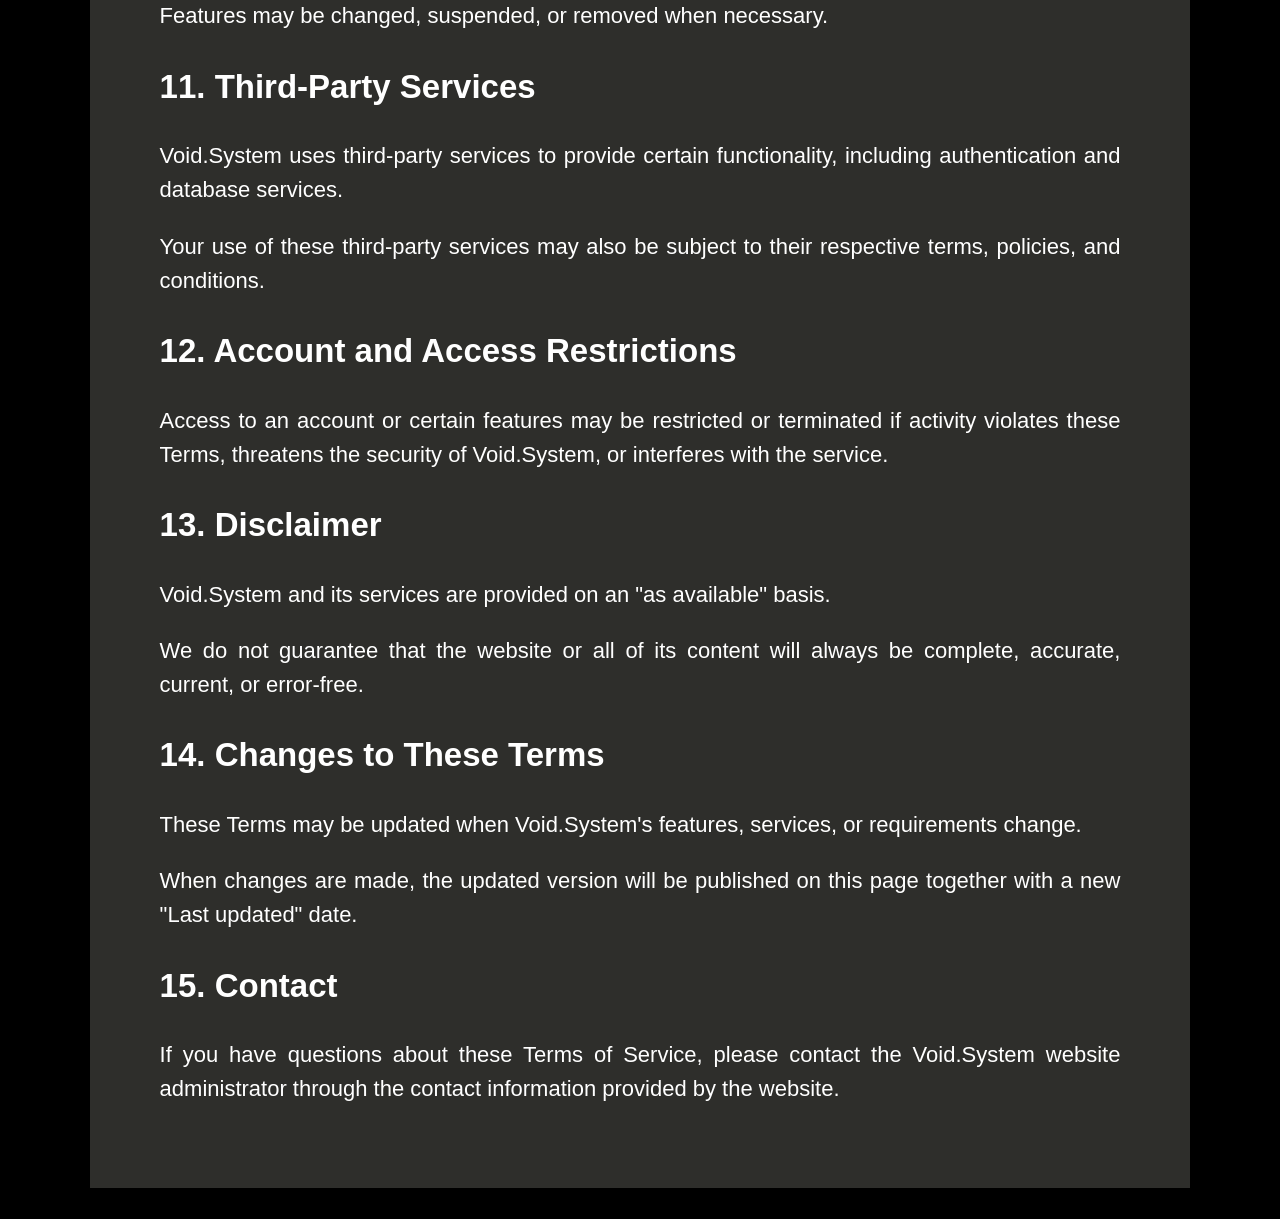
<file: user/terms.html>
<!DOCTYPE html>
<html lang="en">
<head>
    <meta charset="UTF-8">
    <meta name="viewport" content="width=device-width, initial-scale=1.0">

    <title>Terms of Service - Void.System</title>

    <link rel="stylesheet" href="../blog/style.css">
</head>

<body>

    <!-- Background -->
    <div class="background"></div>

    <!-- Main site logo -->
    <a class="logo" href="../">
        <img src="../assets/logo.png" alt="VoidSystem">
    </a>

    <!-- Terms of Service title -->
    <header class="blog-header">
        <h1 id="page-title">Terms of Service</h1>
    </header>

    <!-- Terms of Service content -->
    <main class="blog-container">
        <article class="blog-content" id="content">

            <p>
                <strong>Last updated: September 23, 2026</strong>
            </p>

            <h2>1. Introduction</h2>

            <p>
                Welcome to Void.System. These Terms of Service ("Terms")
                govern your use of the Void.System website, services,
                features, and content.
            </p>

            <p>
                By accessing or using Void.System, you agree to these Terms.
                If you do not agree with these Terms, please do not use the
                website or its services.
            </p>


            <h2>2. Use of Void.System</h2>

            <p>
                Void.System provides various website features and services.
                These may include website content, a blog, user accounts,
                authentication, comments, subscriptions, and other features
                that may be introduced in the future.
            </p>

            <p>
                You agree to use Void.System only for lawful purposes and
                in a manner that does not interfere with the website,
                its services, or other users.
            </p>


            <h2>3. User Accounts</h2>

            <p>
                Some features of Void.System may require a user account.
                Accounts may be created using supported authentication
                methods, including email and password or Google Sign-In.
            </p>

            <p>
                You are responsible for maintaining the security of your
                account and for activity performed through your account.
            </p>

            <p>
                You should provide accurate information when creating or
                using an account.
            </p>


            <h2>4. Google Sign-In</h2>

            <p>
                Void.System may provide authentication through Google.
                When using Google Sign-In, your use of Google's services
                is also subject to Google's applicable terms and policies.
            </p>


            <h2>5. User-Generated Content</h2>

            <p>
                Void.System may allow users to submit content, including
                comments and other user-generated material.
            </p>

            <p>
                You are responsible for the content you submit and must
                have the necessary rights or permission to submit it.
            </p>

            <p>
                You must not submit content that is unlawful, fraudulent,
                threatening, abusive, malicious, or intended to disrupt
                the website or harm other users.
            </p>


            <h2>6. Comments, Likes, and Replies</h2>

            <p>
                Void.System may provide features allowing users to comment
                on content, like comments, and reply to other comments.
            </p>

            <p>
                These features must not be used to harass, impersonate,
                manipulate, or intentionally disrupt other users.
            </p>


            <h2>7. Content and Intellectual Property</h2>

            <p>
                Content published by Void.System or its respective owners
                remains protected by applicable intellectual property laws
                unless otherwise stated.
            </p>

            <p>
                You retain ownership of content that you submit to
                Void.System, subject to any rights necessary for Void.System
                to display and operate that content through its services.
            </p>

            <p>
                You must not copy, redistribute, modify, or use protected
                content from Void.System in ways that violate applicable
                laws or the rights of the content owner.
            </p>


            <h2>8. Prohibited Activities</h2>

            <p>
                You must not use Void.System to:
            </p>

            <ul>
                <li>Attempt to gain unauthorized access to the website or its systems.</li>
                <li>Interfere with or disrupt website functionality.</li>
                <li>Impersonate another person or account.</li>
                <li>Submit malicious code or harmful content.</li>
                <li>Abuse authentication or account systems.</li>
                <li>Attempt to access information you are not authorized to access.</li>
                <li>Use the website for unlawful activities.</li>
                <li>Intentionally interfere with other users' access to the website.</li>
            </ul>


            <h2>9. Subscriptions</h2>

            <p>
                Void.System may allow users to subscribe to website updates
                or notifications using an email address.
            </p>

            <p>
                By subscribing, you agree that the submitted email address
                may be stored and used for the subscription functionality
                described in the Privacy Policy.
            </p>


            <h2>10. Website Availability</h2>

            <p>
                We aim to keep Void.System available and functional, but
                we do not guarantee that the website will always be
                available, uninterrupted, or free from errors.
            </p>

            <p>
                Features may be changed, suspended, or removed when
                necessary.
            </p>


            <h2>11. Third-Party Services</h2>

            <p>
                Void.System uses third-party services to provide certain
                functionality, including authentication and database
                services.
            </p>

            <p>
                Your use of these third-party services may also be subject
                to their respective terms, policies, and conditions.
            </p>


            <h2>12. Account and Access Restrictions</h2>

            <p>
                Access to an account or certain features may be restricted
                or terminated if activity violates these Terms, threatens
                the security of Void.System, or interferes with the service.
            </p>


            <h2>13. Disclaimer</h2>

            <p>
                Void.System and its services are provided on an
                "as available" basis.
            </p>

            <p>
                We do not guarantee that the website or all of its content
                will always be complete, accurate, current, or error-free.
            </p>


            <h2>14. Changes to These Terms</h2>

            <p>
                These Terms may be updated when Void.System's features,
                services, or requirements change.
            </p>

            <p>
                When changes are made, the updated version will be published
                on this page together with a new "Last updated" date.
            </p>


            <h2>15. Contact</h2>

            <p>
                If you have questions about these Terms of Service, please
                contact the Void.System website administrator through the
                contact information provided by the website.
            </p>

        </article>
    </main>

</body>
</html>
</file>
<file: style.css>
*, *::before, *::after { box-sizing: border-box; margin: 0; padding: 0; }

:root {
  --accent: #4f9cf9;
  --gold: #f0c060;
  --purple: #a78bfa;
  --bg: #02030a;
  --logo-size: clamp(10rem, 1.5rem, 2.5rem);
}

html, body {
  width: 100%; height: 100%;
  overflow: hidden;
  background: var(--bg);
  font-family: 'JetBrains Mono', monospace;
}

#space {
  position: fixed;
  inset: 0;
  width: 100%; height: 100%;
  display: block;
  cursor: crosshair;
}

.site-logo {
  position: fixed;
  top: 1.25rem;
  left: 1.25rem;
  z-index: 110;
  display: block;
  width: var(--logo-size);
  opacity: 0.82;
  transition: opacity 0.2s ease, transform 0.2s ease;
}

.site-logo img {
  display: block;
  width: 100%;
  height: auto;
}

.site-logo:hover,
.site-logo:focus-visible {
  opacity: 1;
  transform: scale(1.06);
}

.site-logo:focus-visible {
  outline: 2px solid var(--accent);
  outline-offset: 5px;
}

/* GREETING — top center, above everything */
#greeting {
  position: fixed;
  top: 0;
  left: 0;
  right: 0;
  z-index: 100;
  display: flex;
  flex-direction: column;
  align-items: center;
  padding-top: clamp(2rem, 5vh, 4rem);
  pointer-events: none;
  user-select: none;
  opacity: 0;
  transform: translateY(-10px);
  transition: opacity 1.6s ease, transform 1.6s ease;
}
#greeting.visible { opacity: 1; transform: translateY(0); }

#greeting h1 {
  font-family: 'Playfair Display', serif;
  font-size: clamp(2.4rem, 6vw, 5.5rem);
  font-weight: 400;
  font-style: italic;
  color: #fff;
  letter-spacing: -0.02em;
  text-shadow: 0 0 60px rgba(79,156,249,0.25), 0 2px 40px rgba(0,0,0,0.8);
}
.comma { color: var(--accent); font-style: normal; }

.sub {
  margin-top: 0.6rem;
  font-size: 0.65rem;
  color: rgba(255,255,255,0.2);
  letter-spacing: 0.2em;
}

/* FORMULA CHIPS — floating, clickable, go to cos% */
#formulas {
  position: fixed;
  inset: 0;
  pointer-events: none;
  z-index: 50;
}

.formula-chip {
  position: absolute;
  pointer-events: none;
  cursor: pointer;
  font-family: 'JetBrains Mono', monospace;
  font-size: clamp(0.6rem, 1.1vw, 0.78rem);
  color: rgba(255,255,255,0.18);
  white-space: nowrap;
  text-decoration: none;
  padding: 5px 10px;
  border: 1px solid rgba(255,255,255,0.06);
  border-radius: 5px;
  background: rgba(2,3,12,0.3);
  backdrop-filter: blur(2px);
  user-select: none;
  opacity: 0;
  transform: translateY(0px);
  transition: opacity 1.4s ease, transform 1.4s ease;
}

.formula-chip.visible {
  opacity: 1;
  pointer-events: auto;
  transform: translateY(-6px);
}

.formula-chip.visible:hover {
  color: var(--accent);
  border-color: rgba(79,156,249,0.5);
  background: rgba(10,20,40,0.7);
  transform: translateY(-9px) scale(1.04);
  transition: color 0.2s, border-color 0.2s, background 0.2s, transform 0.2s;
}

.formula-chip.visible:active {
  transform: scale(0.97);
}

/* PLANET LABEL */
#planet-label {
  position: fixed;
  background: rgba(2,3,12,0.85);
  border: 1px solid rgba(167,139,250,0.4);
  border-radius: 6px;
  padding: 4px 10px;
  font-size: 0.6rem;
  color: var(--purple);
  letter-spacing: 0.12em;
  pointer-events: none;
  opacity: 0;
  transition: opacity 0.2s;
  z-index: 60;
  white-space: nowrap;
}
#planet-label.show { opacity: 1; }
</file>
<file: cospersent/style.css>
*, *::before, *::after { box-sizing: border-box; margin: 0; padding: 0; }

:root {
  --bg: #080a0f;
  --surface: #0e1118;
  --border: rgba(255,255,255,0.07);
  --text: #e4e8f0;
  --muted: #5a6070;
  --accent: #4f9cf9;
  --accent2: #a78bfa;
  --green: #3ecf8e;
  --orange: #f97316;
  --mono: 'JetBrains Mono', monospace;
  --display: 'Syne', sans-serif;
}

html { scroll-behavior: smooth; }

body {
  background: var(--bg);
  color: var(--text);
  font-family: var(--mono);
  min-height: 100vh;
  overflow-x: hidden;
}

body::before {
  content: '';
  position: fixed;
  inset: 0;
  background-image:
    linear-gradient(rgba(79,156,249,0.03) 1px, transparent 1px),
    linear-gradient(90deg, rgba(79,156,249,0.03) 1px, transparent 1px);
  background-size: 48px 48px;
  pointer-events: none;
  z-index: 0;
}

.blob {
  position: fixed;
  width: 600px; height: 600px;
  border-radius: 50%;
  filter: blur(120px);
  pointer-events: none;
  z-index: 0;
}
.blob-1 { background: rgba(79,156,249,0.06); top: -200px; left: -100px; }
.blob-2 { background: rgba(167,139,250,0.05); bottom: -200px; right: -100px; }

/* NAV */
nav {
  position: sticky; top: 0; z-index: 100;
  display: flex; align-items: center; justify-content: space-between;
  padding: 1.2rem clamp(1.5rem, 5vw, 3rem);
  background: rgba(8,10,15,0.85);
  backdrop-filter: blur(16px);
  border-bottom: 1px solid var(--border);
}

.nav-logo {
  font-family: var(--display);
  font-size: 1.3rem; font-weight: 800;
  color: var(--text); letter-spacing: -0.03em;
}
.nav-logo span { color: var(--accent); }

.nav-tag {
  font-size: 0.58rem; color: var(--muted);
  letter-spacing: 0.15em;
  border: 1px solid var(--border);
  padding: 3px 8px; border-radius: 3px;
}

/* LAYOUT */
.wrap {
  position: relative; z-index: 1;
  max-width: 900px; margin: 0 auto;
  padding: 0 clamp(1.5rem, 5vw, 3rem);
}

/* HERO */
.hero {
  padding: 7rem 0 5rem;
  display: flex; flex-direction: column; gap: 1.4rem;
}

.hero-eyebrow {
  font-size: 0.63rem; color: var(--accent);
  letter-spacing: 0.22em; opacity: 0.8;
}

.hero-title {
  font-family: var(--display);
  font-size: clamp(4rem, 12vw, 8rem);
  font-weight: 800; line-height: 0.92;
  letter-spacing: -0.04em; color: #fff;
}
.hero-title .pct { color: var(--accent); }

.hero-formula {
  font-size: 0.72rem; color: var(--muted);
  letter-spacing: 0.04em; margin-top: 0.4rem;
}
.hero-formula .ci { color: var(--accent2); }

.hero-desc {
  font-size: 0.8rem; color: var(--muted);
  max-width: 460px; line-height: 2;
}

/* DIVIDER */
.divider { border: none; border-top: 1px solid var(--border); margin: 0; }

/* SECTION */
.section { padding: 4rem 0; }

.section-label {
  font-size: 0.6rem; color: var(--accent);
  letter-spacing: 0.2em; margin-bottom: 0.6rem;
  display: flex; align-items: center; gap: 0.8rem;
}
.section-label::after {
  content: ''; flex: 1; height: 1px; background: var(--border);
}

.section-sub {
  font-size: 0.7rem; color: var(--muted);
  margin-bottom: 2rem; letter-spacing: 0.03em;
}

/* ARCH GRID */
.arch-grid {
  display: grid;
  grid-template-columns: repeat(auto-fit, minmax(250px, 1fr));
  gap: 1px;
  background: var(--border);
  border: 1px solid var(--border);
  border-radius: 12px;
  overflow: hidden;
}

.arch-card {
  background: var(--surface);
  padding: 1.8rem;
  display: flex; flex-direction: column; gap: 0.9rem;
  transition: background 0.2s;
}
.arch-card:hover { background: #13161f; }
.arch-card.dev { border-top: 1px solid rgba(249,115,22,0.15); }

.arch-name {
  font-family: var(--display);
  font-size: 1rem; font-weight: 700; color: var(--text);
  display: flex; align-items: center; gap: 0.6rem;
}

.arch-dot {
  width: 7px; height: 7px; border-radius: 50%;
  background: var(--green);
  box-shadow: 0 0 6px var(--green);
  flex-shrink: 0;
}
.arch-dot.dev-dot {
  background: var(--orange);
  box-shadow: 0 0 6px var(--orange);
}

.arch-target {
  font-size: 0.63rem; color: var(--muted); letter-spacing: 0.05em;
}

/* CMD BLOCK */
.cmd-block {
  background: #05070c;
  border: 1px solid var(--border);
  border-radius: 7px; overflow: hidden;
}

.cmd-bar {
  display: flex; align-items: center; justify-content: space-between;
  padding: 0.45rem 0.8rem;
  border-bottom: 1px solid var(--border);
  background: rgba(255,255,255,0.02);
}

.cmd-type {
  font-size: 0.56rem; color: var(--muted); letter-spacing: 0.12em;
}

.copy-btn {
  font-family: var(--mono);
  font-size: 0.56rem; color: var(--muted);
  background: none;
  border: 1px solid var(--border);
  border-radius: 3px; padding: 2px 7px;
  cursor: pointer;
  transition: color 0.2s, border-color 0.2s;
  letter-spacing: 0.05em;
}
.copy-btn:hover { color: var(--accent); border-color: rgba(79,156,249,0.4); }
.copy-btn.copied { color: var(--green); border-color: rgba(62,207,142,0.4); }

.cmd-code {
  padding: 0.85rem 1rem;
  font-size: 0.64rem; color: var(--text);
  word-break: break-all; line-height: 1.8;
  overflow-x: auto;
}

.dollar { color: var(--muted); user-select: none; }
.hl-cmd { color: var(--accent); }
.hl-url { color: var(--accent2); }

/* WGET TOGGLE */
.also {
  font-size: 0.6rem; color: var(--muted);
}
.also a {
  color: var(--muted); text-decoration: underline;
  text-underline-offset: 3px; cursor: pointer;
}
.also a:hover { color: var(--text); }

.wget-block { display: none; }
.wget-block.show { display: block; }

/* INFO STRIP */
.info-strip {
  display: grid;
  grid-template-columns: repeat(auto-fit, minmax(160px, 1fr));
  gap: 1px; background: var(--border);
  border: 1px solid var(--border);
  border-radius: 10px; overflow: hidden;
}

.info-cell { background: var(--surface); padding: 1.4rem 1.6rem; }

.info-key {
  font-size: 0.56rem; color: var(--muted);
  letter-spacing: 0.16em; margin-bottom: 0.5rem;
}

.info-val { font-size: 0.85rem; color: var(--text); font-weight: 500; }

/* FOOTER */
footer {
  position: relative; z-index: 1;
  border-top: 1px solid var(--border);
  padding: 2rem clamp(1.5rem, 5vw, 3rem);
  display: flex; justify-content: space-between;
  align-items: center; flex-wrap: wrap; gap: 1rem;
}

.footer-left { font-size: 0.62rem; color: var(--muted); letter-spacing: 0.06em; }
.footer-left span { color: var(--accent); }

.footer-right a {
  font-size: 0.62rem; color: var(--muted);
  text-decoration: none; letter-spacing: 0.06em;
  transition: color 0.2s;
}
.footer-right a:hover { color: var(--text); }

/* FADE IN */
.fade { opacity: 0; transform: translateY(16px); transition: opacity 0.7s ease, transform 0.7s ease; }
.fade.in { opacity: 1; transform: none; }

@media (max-width: 520px) {
  .arch-grid { grid-template-columns: 1fr; }
  .hero-title { font-size: clamp(3.5rem, 20vw, 5rem); }
  .info-strip { grid-template-columns: 1fr 1fr; }
}
</file>
<file: sch/style.css>
/* style.css */
body {
    font-family: 'Courier New', Courier, monospace;
    padding: 20px;
    background-color: #ffffff;
    color: #000000;
    margin: 0;
}

h1 {
    font-size: 1.2rem;
    margin-bottom: 15px;
    font-weight: normal;
}

.separator {
    border-top: 1px solid #000000;
    margin: 10px 0 15px 0;
}

.item {
    display: flex;
    align-items: center;
    margin: 4px 0;
    line-height: 1.5;
}

.icon {
    width: 24px;
    text-align: center;
    flex-shrink: 0;
}

.name {
    flex-grow: 1;
    margin-left: 8px;
    white-space: nowrap;
    overflow: hidden;
    text-overflow: ellipsis;
}

.name a {
    text-decoration: none;
    color: #000000;
}

.name a:hover {
    text-decoration: underline;
}

.actions {
    margin-left: 8px;
    white-space: nowrap;
    flex-shrink: 0;
    color: #000000;
}

.actions a {
    text-decoration: none;
    color: #0000ee;
    margin-left: 8px;
}

.actions a:hover {
    text-decoration: underline;
}

.loading, .error {
    color: #666666;
    font-style: italic;
}

.error {
    color: #cc0000;
}
</file>
<file: blog/style.css>
* {
    box-sizing: border-box;
}

html,
body {
    margin: 0;
    padding: 0;
    min-height: 100%;
    background: #000;
    color: #fff;
}

body {
    min-height: 100vh;
    overflow-x: hidden;
    overflow-y: auto;

    font-family: Arial, Helvetica, sans-serif;
}

body::after {
    content: "";
    display: block;
    height: 1px;
}

/* =========================
   BACKGROUND
   ========================= */

.background {
    position: fixed;
    inset: 0;

    width: 100%;
    height: 100%;

    background: #000;

    z-index: 0;
}

.background::after {
    content: "";

    position: absolute;
    inset: 0%;

    background-image: url("../assets/background.png");

    background-size: 300% auto;
    background-position: 60% 15%;
    background-repeat: no-repeat;

    filter: invert(1) brightness(5);
    mix-blend-mode: screen;

    animation: starsMovement 60s ease-in-out infinite alternate;
}

@keyframes starsMovement {
    from {
        background-position: 60% 15%;
    }

    to {
        background-position: 63% 18%;
    }
}

/* =========================
   LOGO
   ========================= */

.logo {
    position: absolute;

    top: 25px;
    left: 25px;

    z-index: 10;
}

.logo img {
    width: 250px;
    height: auto;

}


/* =========================
   VOID.SYSTEM (Black Hole)
   ========================= */

.void-system {
    position: absolute;

    top: 550px;
    left: 1500px;

    width: 330px;
    height: auto;

    z-index: 3;

    pointer-events: none;

    animation: blackHoleFloat 8s ease-in-out infinite;
}

@media (max-width: 1200px) {
    .void-system {
        width: 280px;
        top: 500px;
        right: 40px;
    }
}

@media (max-width: 900px) {
    .void-system {
        width: 230px;
        top: 400px;
        right: 25px;
    }
}

@media (max-width: 600px) {
    .void-system {
        width: 170px;
        top: 300px;
        right: 15px;
    }
}

@keyframes blackHoleFloat {
    0% {
        transform: translateY(0);
    }

    50% {
        transform: translateY(-8px);
    }

    100% {
        transform: translateY(0);
    }
}


/* =========================
   MAIN
   ========================= */

main {
    position: relative;

    width: 100%;

    padding-top: 125px;
    padding-bottom: 30px;

    z-index: 5;
}

/* =========================
   BLOG TITLE
   ========================= */


.blog-header {

    top: 100px;
    left: 25px;

    position: relative;

    width: min(865px, 55%);

    margin: 0 auto 28px;

    padding: 14px 20px;

    background: rgba(65, 65, 60, 0.72);

    text-align: center;

    z-index: 10;
}

.blog-header h1 {
    margin: 0;

    color: #fff;

    font-size: 27px;
    font-weight: 700;

    letter-spacing: 1px;
}

/* =========================
   BLOG CONTENT
   ========================= */

.blog-container {
    width: min(1370px, 86%);

    margin: 0 auto;
}

.blog-content {
    min-height: 0;

    padding: 28px 70px 60px;

    background: rgba(65, 65, 60, 0.72);

    color: #fff;

    text-align: justify;

    font-size: 22px;
    line-height: 1.55;
}

.blog-content p {
    margin: 0 0 22px;
}


/* =========================
   LINKS
   ========================= */

a {
    color: #fff;
}

#content a {
    color: #fff;
}


/* =========================
   MARKDOWN
   ========================= */

#content {
    color: #fff;
}

#content h1,
#content h2,
#content h3,
#content h4,
#content h5,
#content h6 {
    color: #fff;
}

#content p {
    margin: 0 0 22px;
}

#content code {
    background: rgba(0, 0, 0, 0.45);

    padding: 3px 6px;
}

#content pre {
    background: rgba(0, 0, 0, 0.55);

    padding: 18px;

    overflow-x: auto;

    text-align: left;
}

#content blockquote {
    margin-left: 0;

    padding-left: 18px;

    border-left: 3px solid #fff;
}

#content img {
    max-width: 100%;
}


/* =========================
   MOBILE
   ========================= */

@media (max-width: 900px) {

    .void-system {
        width: 260px;

        top: 75px;
        left: 20px;
    }

    .blog-header {
        width: 65%;
    }

    .blog-container {
        width: 90%;
    }

    .blog-content {
        padding: 25px 35px 50px;

        font-size: 19px;
    }
}


@media (max-width: 600px) {

    .logo {
        top: 15px;
        left: 15px;
    }

    .logo img {
        width: 45px;
    }

    .void-system {
        width: 190px;

        top: 70px;
        left: 10px;
    }

    main {
        padding-top: 110px;
    }

    .blog-header {
        width: 85%;

        padding: 12px 15px;
    }

    .blog-header h1 {
        font-size: 22px;
    }

    .blog-container {
        width: 94%;
    }

    .blog-content {
        padding: 22px 18px 40px;

        font-size: 17px;
    }
}

/* =========================
   Account
   ========================= */

.account-button img {
    width: 38px;
    height: 38px;
    border-radius: 50%;
    object-fit: cover;
}

.account-button {
    position: fixed;
    top: 25px;
    right: 25px;

    display: flex;
    align-items: center;
    gap: 10px;

    color: white;
    text-decoration: none;

    font-size: 14px;
    letter-spacing: 1px;
}

.account-avatar {
    width: 40px;
    height: 40px;

    border-radius: 50%;
    object-fit: cover;

    border: 1px solid rgba(255, 255, 255, 0.5);
}

.account-settings {
    text-align: center;
}

.profile-section {
    display: flex;
    flex-direction: column;
    align-items: center;
    gap: 10px;
}

.profile-avatar {
    width: 110px;
    height: 110px;

    border-radius: 50%;
    object-fit: cover;

    border: 2px solid rgba(255, 255, 255, 0.5);
}

.profile-section h2 {
    margin: 10px 0 0;
}

.profile-section p {
    margin: 0;
    opacity: 0.7;
}

#logout-button {
    margin-top: 35px;

    padding: 12px 25px;

    color: white;
    background: rgba(255, 255, 255, 0.08);

    border: 1px solid rgba(255, 255, 255, 0.4);

    cursor: pointer;
}

#logout-button:hover {
    background: rgba(255, 255, 255, 0.16);
}

.back-button {
    display: inline-block;
    margin-top: 15px;
    padding: 12px 25px;

    color: white;
    background: rgba(255, 255, 255, 0.08);

    border: 1px solid rgba(255, 255, 255, 0.4);

    text-decoration: none;
    font-size: 14px;
}

.back-button:hover {
    background: rgba(255, 255, 255, 0.16);
    border-color: white;
}

/* =========================
   Comments
   ========================= */

.comments-section {
    margin-top: 60px;
    padding-top: 30px;

    border-top: 1px solid rgba(255, 255, 255, 0.2);
}

.comments-section h2 {
    margin-bottom: 25px;

    font-size: 24px;
    letter-spacing: 2px;
}

.comment {
    margin-bottom: 20px;
    padding: 18px;

    background: rgba(0, 0, 0, 0.35);
    border: 1px solid rgba(255, 255, 255, 0.15);
}

.comment-author {
    display: flex;
    align-items: center;
    gap: 10px;

    margin-bottom: 10px;
}

.comment-author img {
    width: 35px;
    height: 35px;

    border-radius: 50%;
    object-fit: cover;
}

.comment p {
    margin: 8px 0;
}

.comment small {
    opacity: 0.5;
    font-size: 12px;
}

.comment-form {
    margin-top: 30px;
}

#comment-input {
    width: 100%;
    box-sizing: border-box;

    padding: 14px;

    color: white;
    background: rgba(0, 0, 0, 0.4);

    border: 1px solid rgba(255, 255, 255, 0.3);

    resize: vertical;

    font-family: inherit;
    font-size: 16px;
}

#comment-input:focus {
    outline: none;
    border-color: white;
}

#comment-submit {
    margin-top: 10px;

    padding: 11px 20px;

    color: white;
    background: rgba(255, 255, 255, 0.08);

    border: 1px solid rgba(255, 255, 255, 0.4);

    cursor: pointer;
}

#comment-submit:hover {
    background: rgba(255, 255, 255, 0.16);
}

#comment-status {
    margin-top: 10px;
    opacity: 0.7;
}

.delete-comment {
    margin-top: 10px;

    padding: 6px 12px;

    color: white;
    background: rgba(255, 255, 255, 0.05);

    border: 1px solid rgba(255, 255, 255, 0.25);

    font-size: 12px;
    cursor: pointer;
}

.delete-comment:hover {
    background: rgba(255, 255, 255, 0.15);
}

.comment-actions {
    display: flex;
    align-items: center;
    gap: 12px;

    margin-top: 12px;
}

.like-comment,
.reply-comment,
.delete-comment {
    padding: 5px 10px;

    color: white;
    background: rgba(255, 255, 255, 0.04);

    border: 1px solid rgba(255, 255, 255, 0.2);

    font-size: 12px;
    cursor: pointer;
}

.like-comment:hover,
.reply-comment:hover,
.delete-comment:hover {
    background: rgba(255, 255, 255, 0.14);
}

.like-comment.liked {
    border-color: rgba(255, 255, 255, 0.6);
}

.subscription {
    position: relative;
    z-index: 5;

    display: block;

    width: min(1370px, 86%);
    margin: 40px auto 80px;
    padding: 30px 50px;

    background: rgba(20, 20, 20, 0.75);
    border: 1px solid rgba(255, 255, 255, 0.15);

    color: white;
    text-align: center;
}

.subscription h2 {
    margin: 0 0 10px;
    font-size: 24px;
}

.subscription p {
    margin: 8px 0 20px;
    color: rgba(255, 255, 255, 0.75);
}

.subscription-form {
    display: flex;
    justify-content: center;
    gap: 10px;
}

.subscription-form input {
    width: 350px;
    padding: 12px 15px;

    color: white;
    background: rgba(0, 0, 0, 0.5);

    border: 1px solid rgba(255, 255, 255, 0.25);
    outline: none;

    font-size: 15px;
}

.subscription-form input:focus {
    border-color: rgba(255, 255, 255, 0.7);
}

.subscription-form button {
    padding: 12px 20px;

    color: white;
    background: rgba(255, 255, 255, 0.08);

    border: 1px solid rgba(255, 255, 255, 0.3);

    cursor: pointer;
    font-size: 14px;
}

.subscription-form button:hover {
    background: rgba(255, 255, 255, 0.18);
}

.subscription-form button:disabled {
    opacity: 0.5;
    cursor: not-allowed;
}

#subscription-status {
    min-height: 20px;
    margin-top: 15px;
}

@media (max-width: 600px) {
    .subscription {
        padding: 25px 20px;
    }

    .subscription-form {
        flex-direction: column;
    }

    .subscription-form input {
        width: auto;
    }

    .subscription-form button {
        width: 100%;
    }
}
</file>
